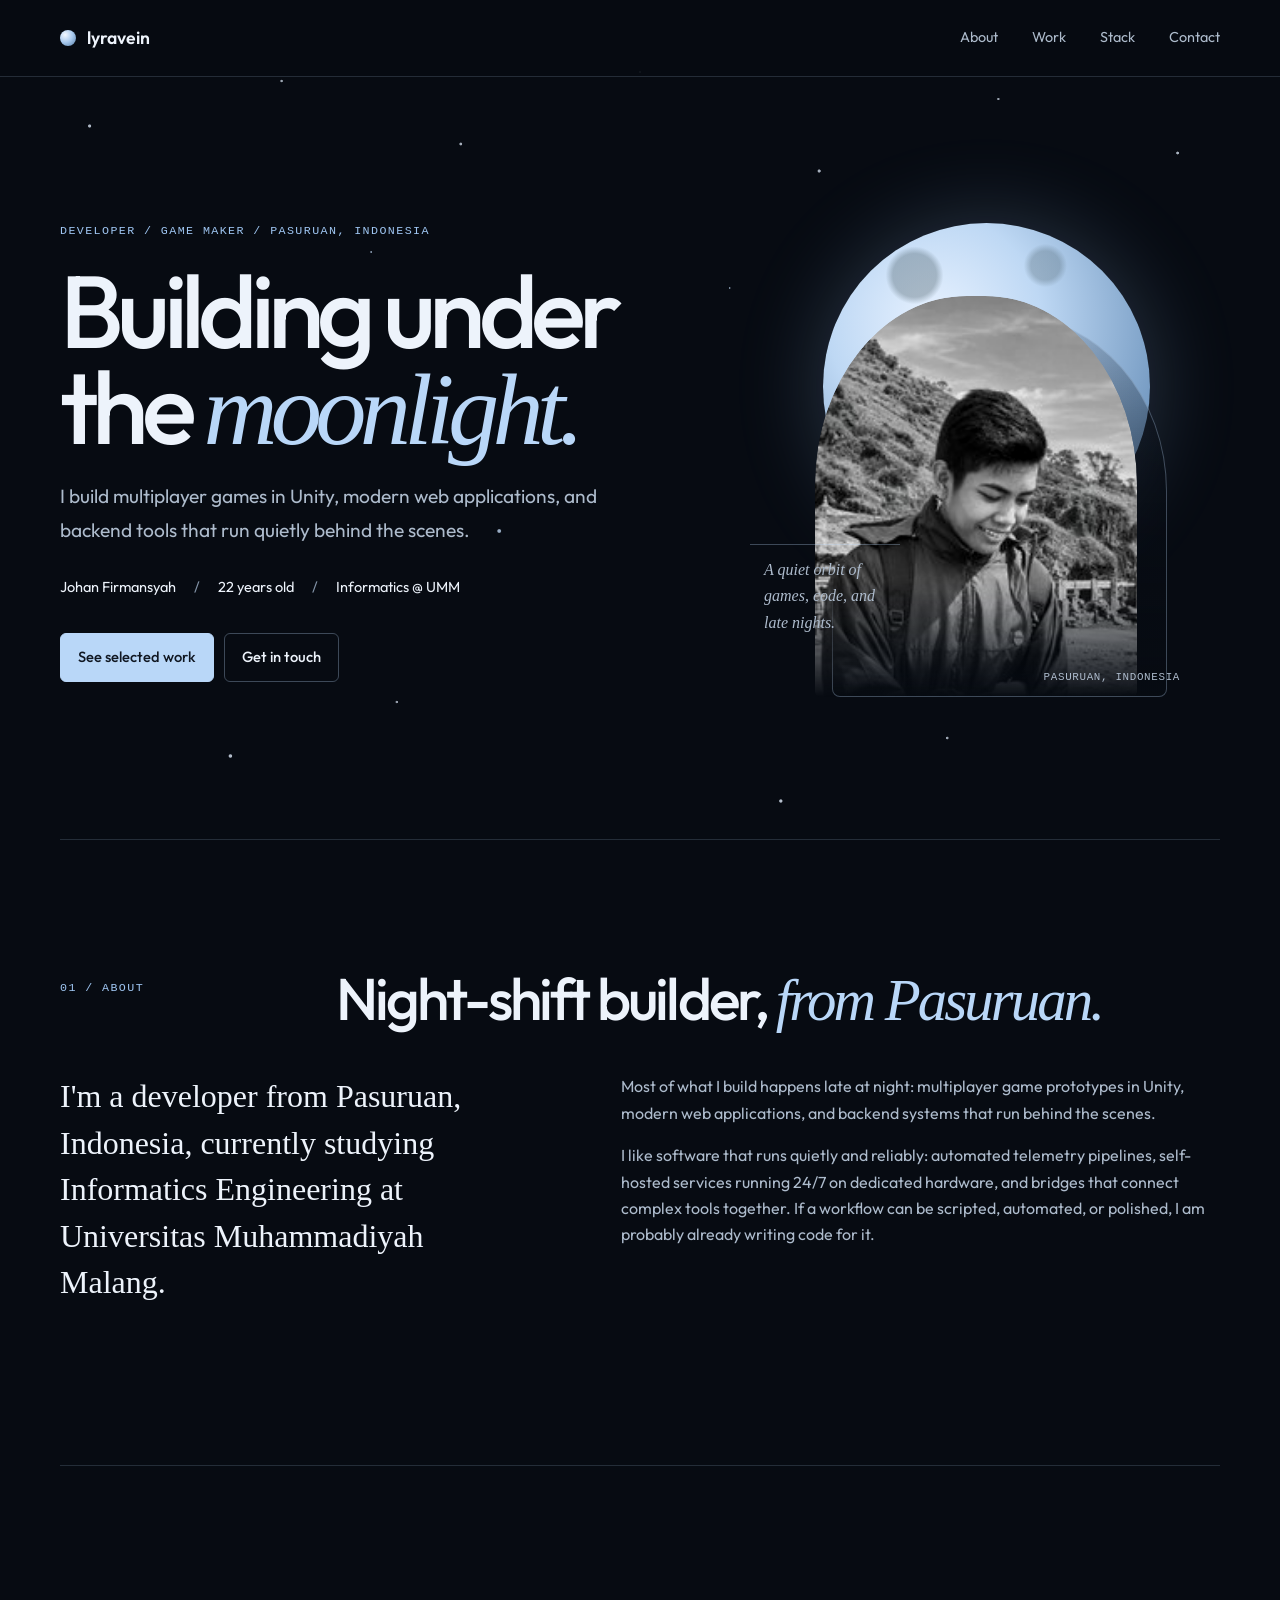
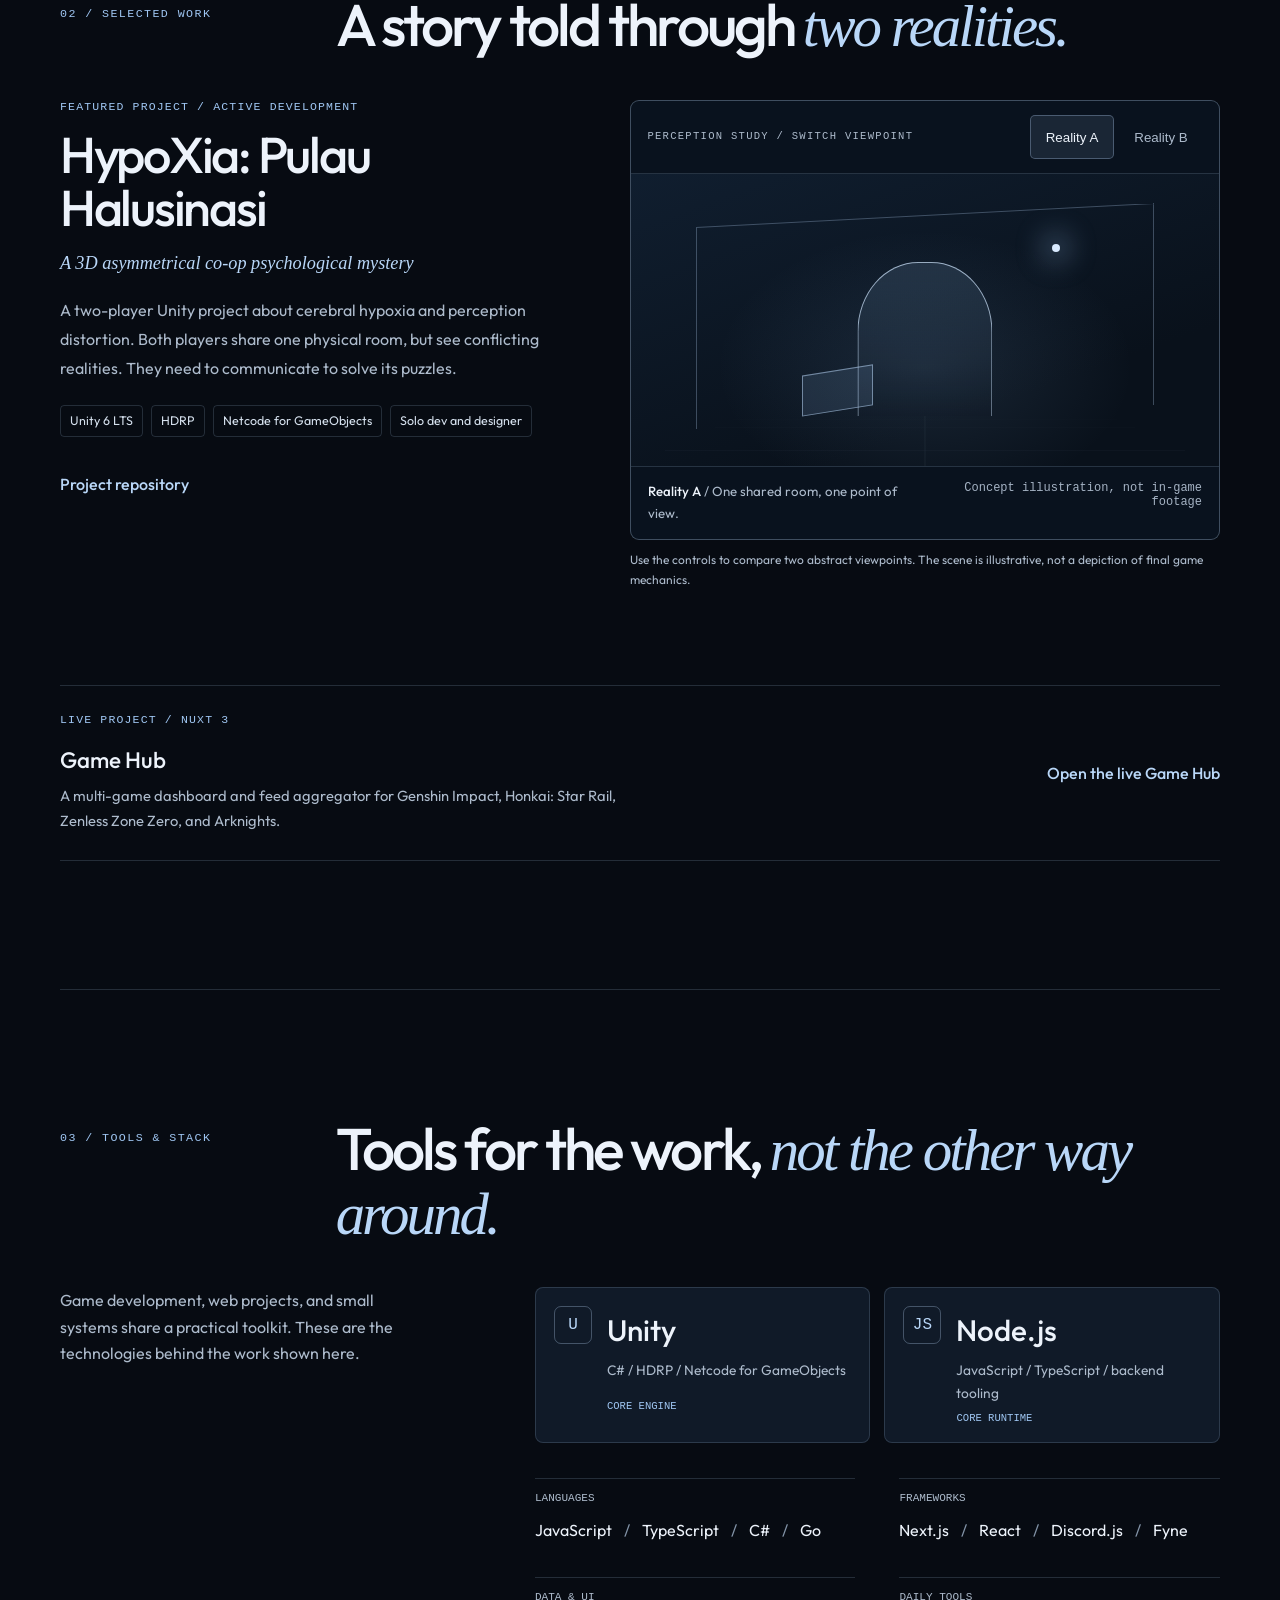
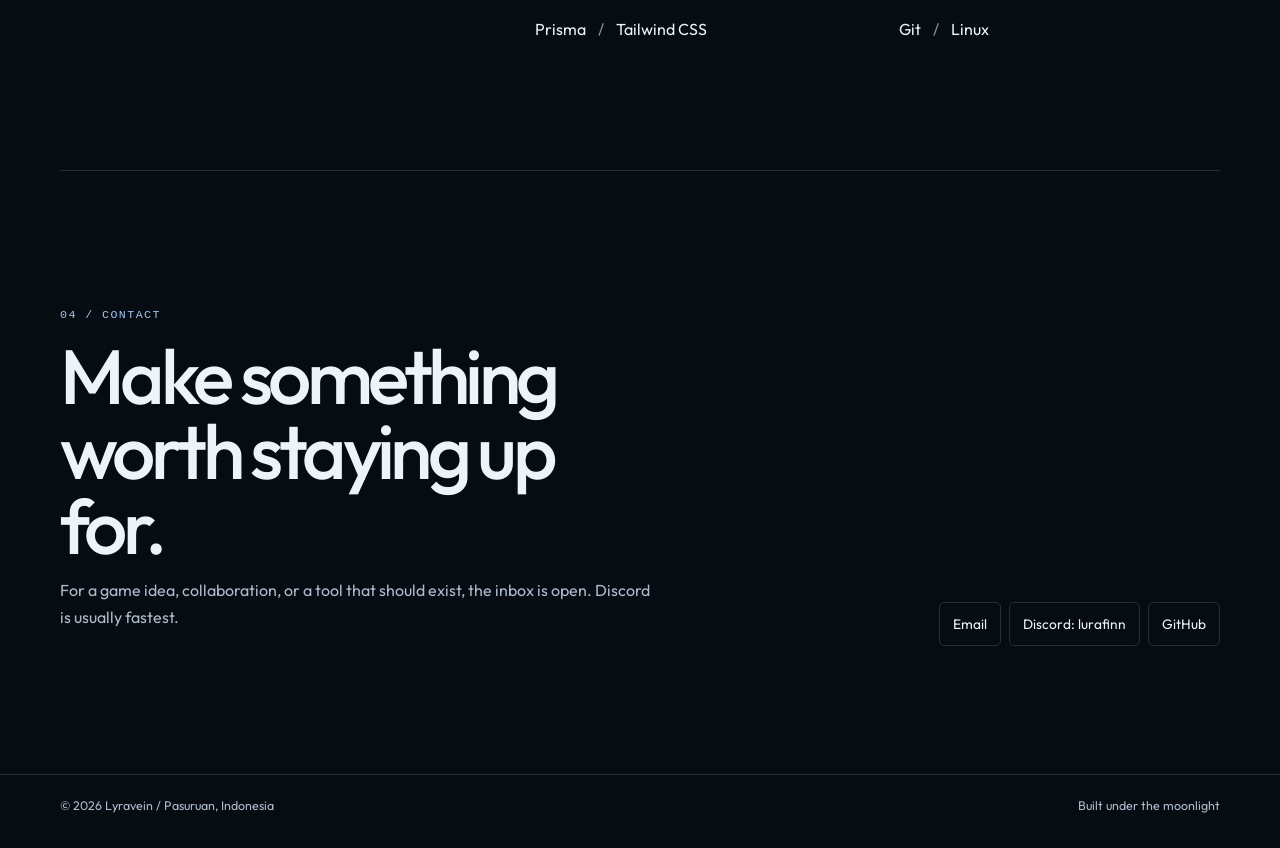
<file: index.html>
<!doctype html>
<html lang="en">
<head>
  <meta charset="UTF-8">
  <meta name="viewport" content="width=device-width, initial-scale=1.0">
  <link rel="canonical" href="https://lyravein.my.id/">
  <meta property="og:type" content="website">
  <meta property="og:url" content="https://lyravein.my.id/">
  <meta property="og:site_name" content="Lyravein">
  <meta property="og:locale" content="id_ID">
  <meta name="twitter:card" content="summary_large_image">
  <meta property="og:title" content="Lyravein | Building under the moonlight">
  <meta name="twitter:title" content="Lyravein | Building under the moonlight">
  <meta name="twitter:description" content="Johan Firmansyah builds multiplayer games, web applications, and backend tools under the moonlight.">
  <title>Lyravein | Building under the moonlight</title>
  <meta name="description" content="Johan Firmansyah builds multiplayer games, web applications, and backend tools under the moonlight.">
  <link rel="icon" href="data:image/svg+xml,<svg xmlns='http://www.w3.org/2000/svg' viewBox='0 0 24 24'><path fill='%2360a5fa' d='M21 12.79A9 9 0 1 1 11.21 3 7 7 0 0 0 21 12.79z'/></svg>" />
  <meta name="theme-color" content="#070b12">
  <link rel="preconnect" href="https://fonts.googleapis.com">
  <link rel="preconnect" href="https://fonts.gstatic.com" crossorigin>
  <link href="https://fonts.googleapis.com/css2?family=Outfit:wght@300;400;500;600;700&display=swap" rel="stylesheet">
  <style>
    /* Approved editorial celestial composition; restrained motion and glass. */
    :root { color-scheme: dark; --night:#070b12; --surface:#101a28; --ink:#edf3fb; --muted:#adbbcc; --blue:#9fc6f2; --blue-strong:#b9d7f8; --line:rgba(185,213,246,.17); --line-strong:rgba(185,213,246,.31); --serif:Georgia,'Times New Roman',serif; --mono:ui-monospace,'SFMono-Regular',Consolas,monospace; --page:min(1160px,calc(100% - 56px)); }
    *,*::before,*::after { box-sizing:border-box; }
    html { scroll-behavior:smooth; scroll-padding-top:90px; overflow-x:clip; }
    body { position:relative; isolation:isolate; margin:0; min-width:320px; overflow-x:clip; color:var(--ink); background:var(--night); font-family:'Outfit','Segoe UI',sans-serif; font-size:16px; line-height:1.65; -webkit-font-smoothing:antialiased; }
    .celestial-backdrop { position:fixed; z-index:0; inset:0; overflow:hidden; pointer-events:none; }
    .celestial-backdrop::before { content:''; position:absolute; inset:0; opacity:.95; background:radial-gradient(2px 2px at 7% 14%,#e4f0ffcc 55%,transparent),radial-gradient(1.4px 1.4px at 14% 37%,#c4dcf8bf 55%,transparent),radial-gradient(1.6px 1.6px at 22% 9%,#e4f0ffb8 55%,transparent),radial-gradient(1.2px 1.2px at 29% 28%,#c4dcf8a3 55%,transparent),radial-gradient(1.8px 1.8px at 36% 16%,#e4f0ffbf 55%,transparent),radial-gradient(1.2px 1.2px at 43% 44%,#c4dcf8a3 55%,transparent),radial-gradient(1.5px 1.5px at 50% 8%,#e4f0ffb8 55%,transparent),radial-gradient(1.2px 1.2px at 57% 32%,#c4dcf89e 55%,transparent),radial-gradient(2px 2px at 64% 19%,#e4f0ffc2 55%,transparent),radial-gradient(1.3px 1.3px at 71% 46%,#c4dcf8ad 55%,transparent),radial-gradient(1.5px 1.5px at 78% 11%,#e4f0ffb3 55%,transparent),radial-gradient(1.2px 1.2px at 85% 35%,#c4dcf8a6 55%,transparent),radial-gradient(1.8px 1.8px at 92% 17%,#e4f0ffc7 55%,transparent),radial-gradient(1.6px 1.6px at 31% 78%,#e4f0ffad 55%,transparent),radial-gradient(1.7px 1.7px at 74% 82%,#e4f0ffb8 55%,transparent),radial-gradient(2.2px 2.2px at 18% 84%,#e4f0ffd1 55%,transparent),radial-gradient(2.4px 2.4px at 39% 59%,#c4dcf8d1 55%,transparent),radial-gradient(2.1px 2.1px at 61% 89%,#e4f0ffd6 55%,transparent); }
    main,.site-header,.site-footer { position:relative; z-index:1; } img { display:block; max-width:100%; } a { color:inherit; text-decoration:none; }
    a:focus-visible,button:focus-visible { outline:2px solid var(--blue-strong); outline-offset:4px; border-radius:4px; } ::selection { color:var(--night); background:var(--blue-strong); }
    .skip-link { position:fixed; z-index:30; top:10px; left:10px; transform:translateY(-160%); padding:10px 14px; color:var(--night); background:var(--blue-strong); border-radius:5px; } .skip-link:focus { transform:translateY(0); }
    .wrap { width:var(--page); margin-inline:auto; }
    .site-header { border-bottom:1px solid var(--line); background:rgba(7,11,18,.94); }
    .nav-row { width:var(--page); min-height:76px; margin:auto; display:flex; align-items:center; justify-content:space-between; gap:24px; }
    .wordmark { display:inline-flex; align-items:center; gap:11px; font-size:1.1rem; font-weight:600; white-space:nowrap; } .wordmark-mark { width:16px; height:16px; border-radius:50%; background:radial-gradient(circle at 32% 30%,#f3f8ff,#a8c9ee 48%,#557da7); }
    .nav-links { display:flex; gap:clamp(12px,3vw,34px); } .nav-links a { min-height:44px; display:inline-flex; align-items:center; color:var(--muted); font-size:.9rem; } .nav-links a:hover { color:var(--ink); }
    .hero { min-height:min(760px,calc(100svh - 76px)); padding-block:clamp(64px,9vw,116px) clamp(70px,10vw,126px); display:grid; grid-template-columns:minmax(0,1.1fr) minmax(290px,.9fr); gap:clamp(44px,8vw,104px); align-items:center; }
    .hero-copy { max-width:660px; position:relative; z-index:1; } .eyebrow,.section-index,.mono-label { color:var(--blue); font-family:var(--mono); font-size:.73rem; letter-spacing:.12em; line-height:1.5; text-transform:uppercase; }
    .eyebrow { margin:0 0 22px; } h1,h2,h3,p { margin-top:0; } h1 { max-width:10ch; margin-bottom:22px; font-size:clamp(3.3rem,8vw,6.5rem); font-weight:500; letter-spacing:-.065em; line-height:.94; } h1 span { color:var(--blue-strong); font-family:var(--serif); font-weight:400; font-style:italic; }
    .hero-intro { max-width:48ch; margin-bottom:28px; color:var(--muted); font-size:clamp(1.05rem,1.5vw,1.2rem); line-height:1.75; } .hero-byline { display:flex; flex-wrap:wrap; gap:9px 18px; margin-bottom:34px; font-size:.91rem; } .hero-byline span+span::before { content:'/'; color:#8394a8; margin-right:18px; }
    .actions { display:flex; flex-wrap:wrap; gap:10px; } .button { min-height:46px; padding:11px 17px; display:inline-flex; align-items:center; justify-content:center; border:1px solid var(--line-strong); border-radius:6px; font-size:.92rem; font-weight:500; transition:background .2s,border-color .2s,transform .2s; } .button:hover { transform:translateY(-2px); border-color:var(--blue); background:#9fc6f212; } .button-primary { border-color:var(--blue-strong); background:var(--blue-strong); color:#101722; }
    .portrait-wrap { position:relative; width:min(100%,430px); justify-self:end; aspect-ratio:.88; isolation:isolate; } .portrait-wrap::before { content:''; position:absolute; z-index:-2; width:76%; aspect-ratio:1; top:3%; right:7%; border-radius:50%; background:radial-gradient(circle at 28% 16%,#3b4f5755 0 6%,transparent 8%),radial-gradient(circle at 68% 13%,#3b4f5748 0 4%,transparent 6%),radial-gradient(circle at 34% 30%,#e8f2ff 0%,#bed8f4 34%,#789dc4 72%,#426181); box-shadow:0 0 88px #9fc6f23d; }
    .portrait-wrap::after { content:''; position:absolute; z-index:-1; inset:22% 3% 0 19%; border:1px solid var(--line-strong); border-radius:46% 46% 8px 8px; background:linear-gradient(180deg,#101a281f,#070b12e6); }
    .portrait { position:absolute; right:10%; bottom:0; width:75%; height:82%; object-fit:cover; object-position:center 25%; border-radius:47% 47% 5px 5px; filter:saturate(.75) contrast(1.04); mask-image:linear-gradient(to bottom,#000 70%,transparent); }
    .portrait-caption { position:absolute; right:0; bottom:2%; color:var(--muted); font-family:var(--mono); font-size:.68rem; letter-spacing:.06em; text-transform:uppercase; } .hero-note { position:absolute; left:0; bottom:10%; max-width:150px; padding:12px 14px; border-top:1px solid var(--line-strong); color:var(--muted); font-family:var(--serif); font-style:italic; }
    .section { padding-block:clamp(76px,10vw,132px); border-top:1px solid var(--line); } .section-heading { display:grid; grid-template-columns:minmax(130px,.28fr) minmax(0,1fr); gap:28px; margin-bottom:42px; } .section-index { padding-top:12px; } .section-title { max-width:22ch; margin:0; font-size:clamp(2rem,4.6vw,3.75rem); font-weight:500; letter-spacing:-.05em; line-height:1.03; } .section-title em { color:var(--blue-strong); font-family:var(--serif); font-weight:400; }
    .work-lead { display:grid; grid-template-columns:minmax(0,.9fr) minmax(300px,1.1fr); gap:clamp(36px,7vw,88px); align-items:start; } .project-status { margin-bottom:16px; color:var(--blue); font: .72rem var(--mono); letter-spacing:.1em; text-transform:uppercase; } .project-title { max-width:12ch; margin-bottom:13px; font-size:clamp(2rem,4vw,3.15rem); font-weight:500; letter-spacing:-.045em; line-height:1.05; } .project-subtitle { color:var(--blue-strong); font-family:var(--serif); font-size:1.14rem; font-style:italic; } .project-description { max-width:55ch; color:var(--muted); line-height:1.8; } .project-facts { display:flex; flex-wrap:wrap; gap:8px; margin:22px 0 25px; } .fact { padding:5px 9px; border:1px solid var(--line); border-radius:4px; color:#d5e0ed; font-size:.78rem; } .text-link { min-height:44px; display:inline-flex; align-items:center; color:var(--blue-strong); font-weight:500; } .text-link:hover { text-decoration:underline; text-underline-offset:4px; }
    .scene-panel { overflow:hidden; border:1px solid var(--line-strong); border-radius:9px; background:rgba(11,20,32,.88); backdrop-filter:blur(7px); } .scene-toolbar { padding:14px 16px; display:flex; align-items:center; justify-content:space-between; gap:16px; border-bottom:1px solid var(--line); } .scene-toolbar .mono-label { color:var(--muted); font-size:.66rem; } .reality-switch { display:inline-flex; gap:5px; } .reality-button { min-width:84px; min-height:44px; padding:8px 11px; border:1px solid transparent; border-radius:5px; background:transparent; color:var(--muted); cursor:pointer; } .reality-button[aria-pressed="true"] { border-color:var(--line-strong); background:#9fc6f21c; color:var(--ink); }
    .scene-stage { --light:rgba(130,175,221,.13); position:relative; min-height:292px; overflow:hidden; display:grid; place-items:center; background:radial-gradient(ellipse at 50% 66%,var(--light),transparent 50%),linear-gradient(160deg,#101e2f,#09111b 72%); transition:background .35s; } .scene-stage[data-state="b"] { --light:rgba(190,207,224,.08); background:radial-gradient(ellipse at 62% 64%,var(--light),transparent 51%),linear-gradient(160deg,#17212c,#09111b 72%); }
    .scene-grid { position:absolute; inset:auto 0 0; height:45%; opacity:.32; background:repeating-linear-gradient(0deg,transparent 0 29px,#b9d5f624 30px),linear-gradient(90deg,transparent 49.8%,#b9d5f626 50%,transparent 50.2%); transform:perspective(180px) rotateX(53deg); transform-origin:bottom; } .room-outline { position:absolute; inset:14% 11% 17%; border:1px solid #b9d5f64a; border-bottom:0; transform:skewY(-3deg); transition:transform .45s; } .scene-stage[data-state="b"] .room-outline { transform:skewY(3deg) translateX(-4px); }
    .door-shape { position:absolute; z-index:1; left:50%; bottom:17%; width:23%; height:53%; transform:translateX(-50%); border:1px solid #cce2faba; border-bottom:0; border-radius:45% 45% 0 0; background:linear-gradient(#92bae326,#080f170a); transition:all .45s; } .scene-stage[data-state="b"] .door-shape { height:49%; border-radius:8px 8px 0 0; }
    .scene-object { position:absolute; z-index:2; left:29%; bottom:19%; width:12%; height:14%; border:1px solid #b9d5f687; background:#9fc6f21f; transform:skewY(-9deg); transition:all .45s; } .scene-stage[data-state="b"] .scene-object { left:35%; transform:skewY(8deg) translateY(-7px); } .scene-light { position:absolute; z-index:2; top:24%; right:27%; width:8px; aspect-ratio:1; border-radius:50%; background:#d9eaff; box-shadow:0 0 28px 9px #9fc6f259; transition:all .45s; } .scene-stage[data-state="b"] .scene-light { top:34%; right:31%; }
    .scene-caption { min-height:68px; padding:14px 17px; display:flex; justify-content:space-between; gap:18px; border-top:1px solid var(--line); color:var(--muted); font-size:.83rem; } .scene-caption strong { color:var(--ink); font-weight:500; } .scene-disclaimer { color:#a5b3c4; font: .75rem var(--mono); text-align:right; } .scene-footnote { margin:10px 0 0; color:#adbbcc; font-size:.75rem; }
    .secondary-project { margin-top:clamp(52px,8vw,96px); padding-block:27px; display:grid; grid-template-columns:1fr auto; gap:20px; align-items:center; border-block:1px solid var(--line); } .secondary-project h3 { margin-bottom:5px; font-size:1.4rem; font-weight:500; } .secondary-project p:last-child { max-width:58ch; margin:0; color:var(--muted); font-size:.92rem; }
    .about-layout { display:grid; grid-template-columns:minmax(0,.88fr) minmax(0,1.12fr); gap:clamp(32px,7vw,90px); } .about-lead { max-width:34ch; color:var(--ink); font:clamp(1.45rem,2.7vw,2rem)/1.45 var(--serif); } .about-body { max-width:62ch; color:var(--muted); } .about-body p+p { margin-top:16px; }
    .stack-layout { display:grid; grid-template-columns:minmax(230px,.72fr) minmax(0,1.28fr); gap:clamp(36px,7vw,90px); } .stack-intro { max-width:32ch; color:var(--muted); } .core-stack { display:grid; grid-template-columns:repeat(2,minmax(0,1fr)); gap:14px; } .core-item { min-width:0; padding:18px; display:grid; grid-template-columns:40px minmax(0,1fr); gap:7px 13px; border:1px solid var(--line); border-radius:8px; background:var(--surface); } .core-mark { grid-row:1/3; width:38px; height:38px; display:grid; place-items:center; border:1px solid var(--line-strong); border-radius:7px; color:var(--blue-strong); font-family:var(--mono); } .core-copy { min-width:0; } .core-item h3 { margin:0; font-size:clamp(1.3rem,2.7vw,1.85rem); font-weight:500; } .core-item p { margin:4px 0 0; color:var(--muted); font-size:.86rem; } .core-tag { grid-column:2; color:var(--blue); font: .66rem var(--mono); text-transform:uppercase; } .tool-groups { margin-top:35px; display:grid; grid-template-columns:1fr 1fr; gap:34px 44px; } .tool-group { padding-top:13px; border-top:1px solid var(--line); } .tool-group h3 { margin-bottom:13px; color:var(--muted); font: .69rem var(--mono); text-transform:uppercase; } .tool-list { display:flex; flex-wrap:wrap; gap:7px 12px; } .tool-list span+span::before { content:'/'; margin-right:12px; color:#8394a8; }
    .contact-section { padding-block:clamp(78px,10vw,128px); border-top:1px solid var(--line); display:grid; grid-template-columns:1fr auto; gap:32px; align-items:end; } .contact-section h2 { max-width:12ch; margin:12px 0 14px; font-size:clamp(2.5rem,6vw,5rem); font-weight:500; letter-spacing:-.06em; line-height:.98; } .contact-section p { max-width:54ch; color:var(--muted); } .contact-links { display:flex; flex-wrap:wrap; justify-content:flex-end; gap:8px; } .contact-links a { min-height:44px; padding:10px 13px; display:inline-flex; align-items:center; border:1px solid var(--line); border-radius:5px; font-size:.86rem; }
    .site-footer { padding:21px 0 28px; border-top:1px solid var(--line); color:#adbbcc; font-size:.78rem; } .footer-row { display:flex; justify-content:space-between; gap:20px; }
    @media(max-width:900px) { :root { --page:min(100% - 44px,760px); } .hero { min-height:auto; grid-template-columns:minmax(0,1.08fr) minmax(230px,.92fr); gap:32px; } .work-lead,.stack-layout { grid-template-columns:1fr; gap:28px; } .contact-section { grid-template-columns:1fr; } .contact-links { justify-content:flex-start; } }
    @media(max-width:620px) { :root { --page:calc(100% - 36px); } html { scroll-padding-top:20px; } .nav-row { min-height:66px; gap:12px; } .wordmark { font-size:1rem; gap:8px; } .nav-links { gap:clamp(8px,2.5vw,14px); } .nav-links a { font-size:.78rem; } .hero { padding-block:65px 76px; grid-template-columns:1fr; gap:22px; } h1 { font-size:clamp(3.25rem,16vw,5rem); } .hero-intro { font-size:1rem; } .hero-byline { gap:5px 13px; margin-bottom:26px; font-size:.83rem; } .hero-byline span+span::before { margin-right:13px; } .portrait-wrap { width:min(78%,350px); justify-self:center; margin-top:4px; } .hero-note { left:-13%; bottom:9%; max-width:112px; font-size:.82rem; } .portrait-caption { right:-4%; font-size:.58rem; } .section { padding-block:68px; } .section-heading { grid-template-columns:1fr; gap:8px; margin-bottom:30px; } .section-index { padding-top:0; } .section-title { font-size:clamp(2.05rem,10vw,3rem); } .scene-toolbar { align-items:flex-start; flex-direction:column; gap:8px; } .reality-switch { width:100%; } .reality-button { flex:1; } .scene-stage { min-height:240px; } .scene-caption { flex-direction:column; gap:4px; } .scene-disclaimer { text-align:left; } .secondary-project,.about-layout,.core-stack,.contact-section { grid-template-columns:1fr; } .tool-groups { grid-template-columns:1fr; gap:25px; } .secondary-project .text-link { justify-self:start; } .contact-section h2 { font-size:clamp(2.7rem,13vw,4.2rem); } .contact-links { gap:7px; } .footer-row { flex-direction:column; gap:4px; } }
    @media(prefers-reduced-motion:reduce) { *,*::before,*::after { scroll-behavior:auto!important; transition-duration:.01ms!important; animation-duration:.01ms!important; animation-iteration-count:1!important; } }
  </style>
</head>
<body>
  <div class="celestial-backdrop" aria-hidden="true"></div>
  <a class="skip-link" href="#main">Skip to content</a>
  <header class="site-header"><div class="nav-row">
    <a class="wordmark" href="#top" aria-label="Lyravein, back to top"><span class="wordmark-mark" aria-hidden="true"></span>lyravein</a>
    <nav class="nav-links" aria-label="Main navigation"><a href="#about">About</a><a href="#work">Work</a><a href="#stack">Stack</a><a href="#contact">Contact</a></nav>
  </div></header>
  <main id="main" class="wrap">
    <section class="hero" id="top" aria-labelledby="hero-title">
      <div class="hero-copy"><p class="eyebrow">Developer / Game maker / Pasuruan, Indonesia</p><h1 id="hero-title">Building under the <span>moonlight.</span></h1>
        <p class="hero-intro">I build multiplayer games in Unity, modern web applications, and backend tools that run quietly behind the scenes.</p>
        <div class="hero-byline" aria-label="About Johan"><span>Johan Firmansyah</span><span><span id="age">22</span> years old</span><span>Informatics @ UMM</span></div>
        <div class="actions"><a class="button button-primary" href="#work">See selected work</a><a class="button" href="mailto:johanviv444@gmail.com">Get in touch</a></div>
      </div>
      <figure class="portrait-wrap"><img class="portrait" src="portrait.jpg" alt="Portrait of Johan Firmansyah" width="430" height="490"><figcaption class="portrait-caption">Pasuruan, Indonesia</figcaption><span class="hero-note" aria-hidden="true">A quiet orbit of games, code, and late nights.</span></figure>
    </section>
    <section class="section" id="about" aria-labelledby="about-heading"><div class="section-heading"><span class="section-index">01 / About</span><h2 class="section-title" id="about-heading">Night-shift builder, <em>from Pasuruan.</em></h2></div>
      <div class="about-layout"><p class="about-lead">I'm a developer from Pasuruan, Indonesia, currently studying Informatics Engineering at Universitas Muhammadiyah Malang.</p><div class="about-body"><p>Most of what I build happens late at night: multiplayer game prototypes in Unity, modern web applications, and backend systems that run behind the scenes.</p><p>I like software that runs quietly and reliably: automated telemetry pipelines, self-hosted services running 24/7 on dedicated hardware, and bridges that connect complex tools together. If a workflow can be scripted, automated, or polished, I am probably already writing code for it.</p></div></div>
    </section>
    <section class="section" id="work" aria-labelledby="work-heading"><div class="section-heading"><span class="section-index">02 / Selected work</span><h2 class="section-title" id="work-heading">A story told through <em>two realities.</em></h2></div>
      <div class="work-lead"><div class="project-copy"><p class="project-status">Featured project / Active development</p><h3 class="project-title">HypoXia: Pulau Halusinasi</h3><p class="project-subtitle">A 3D asymmetrical co-op psychological mystery</p><p class="project-description">A two-player Unity project about cerebral hypoxia and perception distortion. Both players share one physical room, but see conflicting realities. They need to communicate to solve its puzzles.</p><div class="project-facts" aria-label="Project details"><span class="fact">Unity 6 LTS</span><span class="fact">HDRP</span><span class="fact">Netcode for GameObjects</span><span class="fact">Solo dev and designer</span></div><a class="text-link" href="https://github.com/Lyravein/Hypoxia" target="_blank" rel="noopener noreferrer">Project repository</a></div>
        <div><div class="scene-panel"><div class="scene-toolbar"><span class="mono-label">Perception study / switch viewpoint</span><div class="reality-switch" role="group" aria-label="Choose a simulated viewpoint"><button class="reality-button" type="button" data-reality="a" aria-pressed="true">Reality A</button><button class="reality-button" type="button" data-reality="b" aria-pressed="false">Reality B</button></div></div>
          <div class="scene-stage" id="scene-stage" data-state="a" role="img" aria-label="Abstract room illustration, Reality A"><span class="scene-grid" aria-hidden="true"></span><span class="room-outline" aria-hidden="true"></span><span class="door-shape" aria-hidden="true"></span><span class="scene-object" aria-hidden="true"></span><span class="scene-light" aria-hidden="true"></span></div><div class="scene-caption"><span id="scene-description" aria-live="polite"><strong>Reality A</strong> / One shared room, one point of view.</span><span class="scene-disclaimer">Concept illustration, not in-game footage</span></div></div><p class="scene-footnote">Use the controls to compare two abstract viewpoints. The scene is illustrative, not a depiction of final game mechanics.</p></div>
      </div>
      <div class="secondary-project"><div><p class="project-status">Live project / Nuxt 3</p><h3>Game Hub</h3><p>A multi-game dashboard and feed aggregator for Genshin Impact, Honkai: Star Rail, Zenless Zone Zero, and Arknights.</p></div><a class="text-link" href="https://lyravein.my.id/game-hub/" target="_blank" rel="noopener noreferrer">Open the live Game Hub</a></div>
    </section>
    <section class="section" id="stack" aria-labelledby="stack-heading"><div class="section-heading"><span class="section-index">03 / Tools &amp; Stack</span><h2 class="section-title" id="stack-heading">Tools for the work, <em>not the other way around.</em></h2></div>
      <div class="stack-layout"><p class="stack-intro">Game development, web projects, and small systems share a practical toolkit. These are the technologies behind the work shown here.</p><div><div class="core-stack" aria-label="Core technologies"><article class="core-item"><span class="core-mark" aria-hidden="true">U</span><div class="core-copy"><h3>Unity</h3><p>C# / HDRP / Netcode for GameObjects</p></div><span class="core-tag">Core engine</span></article><article class="core-item"><span class="core-mark" aria-hidden="true">JS</span><div class="core-copy"><h3>Node.js</h3><p>JavaScript / TypeScript / backend tooling</p></div><span class="core-tag">Core runtime</span></article></div>
        <div class="tool-groups"><div class="tool-group"><h3>Languages</h3><div class="tool-list"><span>JavaScript</span><span>TypeScript</span><span>C#</span><span>Go</span></div></div><div class="tool-group"><h3>Frameworks</h3><div class="tool-list"><span>Next.js</span><span>React</span><span>Discord.js</span><span>Fyne</span></div></div><div class="tool-group"><h3>Data &amp; UI</h3><div class="tool-list"><span>Prisma</span><span>Tailwind CSS</span></div></div><div class="tool-group"><h3>Daily tools</h3><div class="tool-list"><span>Git</span><span>Linux</span></div></div></div></div></div>
    </section>
    <section class="contact-section" id="contact" aria-labelledby="contact-heading"><div><span class="section-index">04 / Contact</span><h2 id="contact-heading">Make something worth staying up for.</h2><p>For a game idea, collaboration, or a tool that should exist, the inbox is open. Discord is usually fastest.</p></div><div class="contact-links" aria-label="Contact links"><a href="mailto:johanviv444@gmail.com">Email</a><a href="https://discord.com/users/543678254318485515" target="_blank" rel="noopener noreferrer">Discord: lurafinn</a><a href="https://github.com/Lyravein" target="_blank" rel="noopener noreferrer">GitHub</a></div></section>
  </main>
  <footer class="site-footer"><div class="wrap footer-row"><span>© <span id="year">2026</span> Lyravein / Pasuruan, Indonesia</span><span>Built under the moonlight</span></div></footer>
  <script>
    (() => {
      const now = new Date();
      const born = new Date(2004, 5, 2);
      let age = now.getFullYear() - born.getFullYear();
      if (now.getMonth() < born.getMonth() || (now.getMonth() === born.getMonth() && now.getDate() < born.getDate())) age--;
      document.getElementById('age').textContent = age;
      document.getElementById('year').textContent = now.getFullYear();
      const stage = document.getElementById('scene-stage');
      const description = document.getElementById('scene-description');
      const buttons = [...document.querySelectorAll('[data-reality]')];
      const captions = { a: '<strong>Reality A</strong> / One shared room, one point of view.', b: '<strong>Reality B</strong> / The same space, perceived differently.' };
      buttons.forEach((button) => button.addEventListener('click', () => {
        const reality = button.dataset.reality;
        stage.dataset.state = reality;
        stage.setAttribute('aria-label', `Abstract room illustration, Reality ${reality.toUpperCase()}`);
        description.innerHTML = captions[reality];
        buttons.forEach((item) => item.setAttribute('aria-pressed', String(item === button)));
      }));
    })();
  </script>
</body>
</html>
</file>
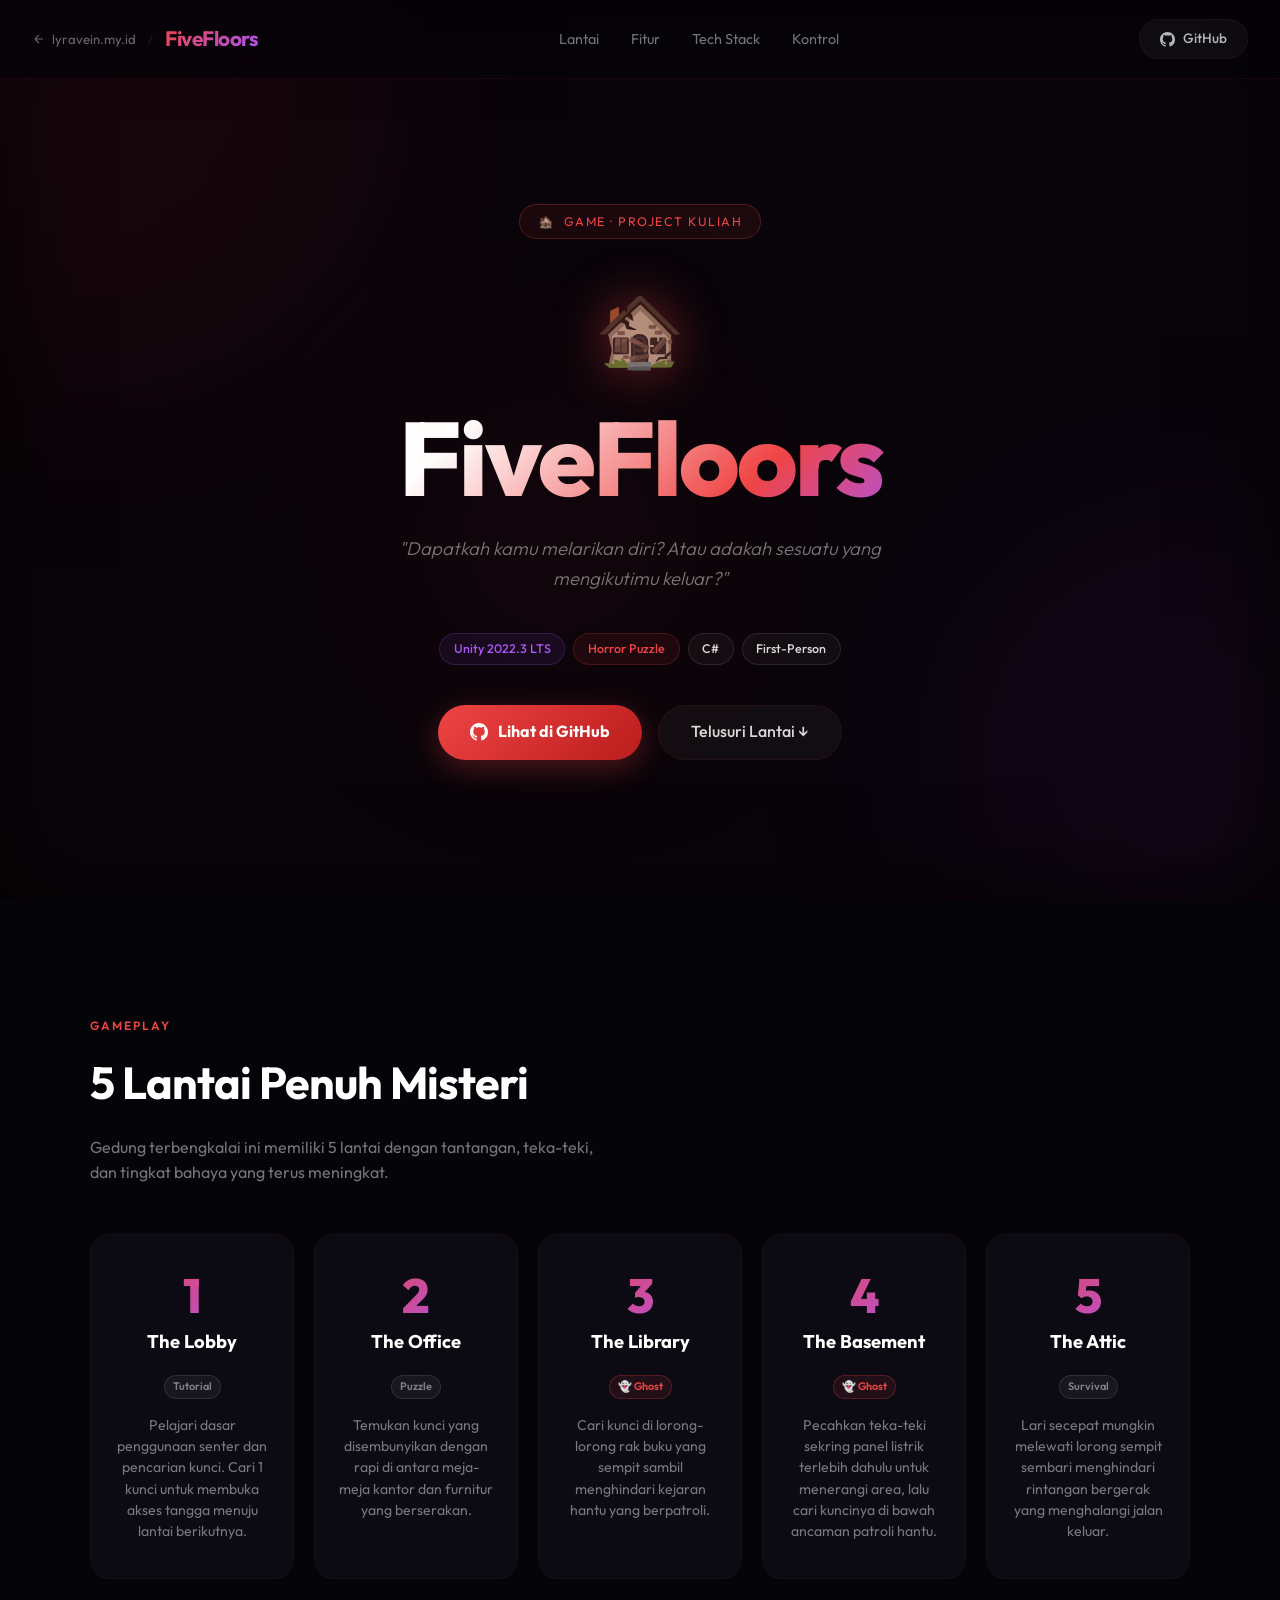
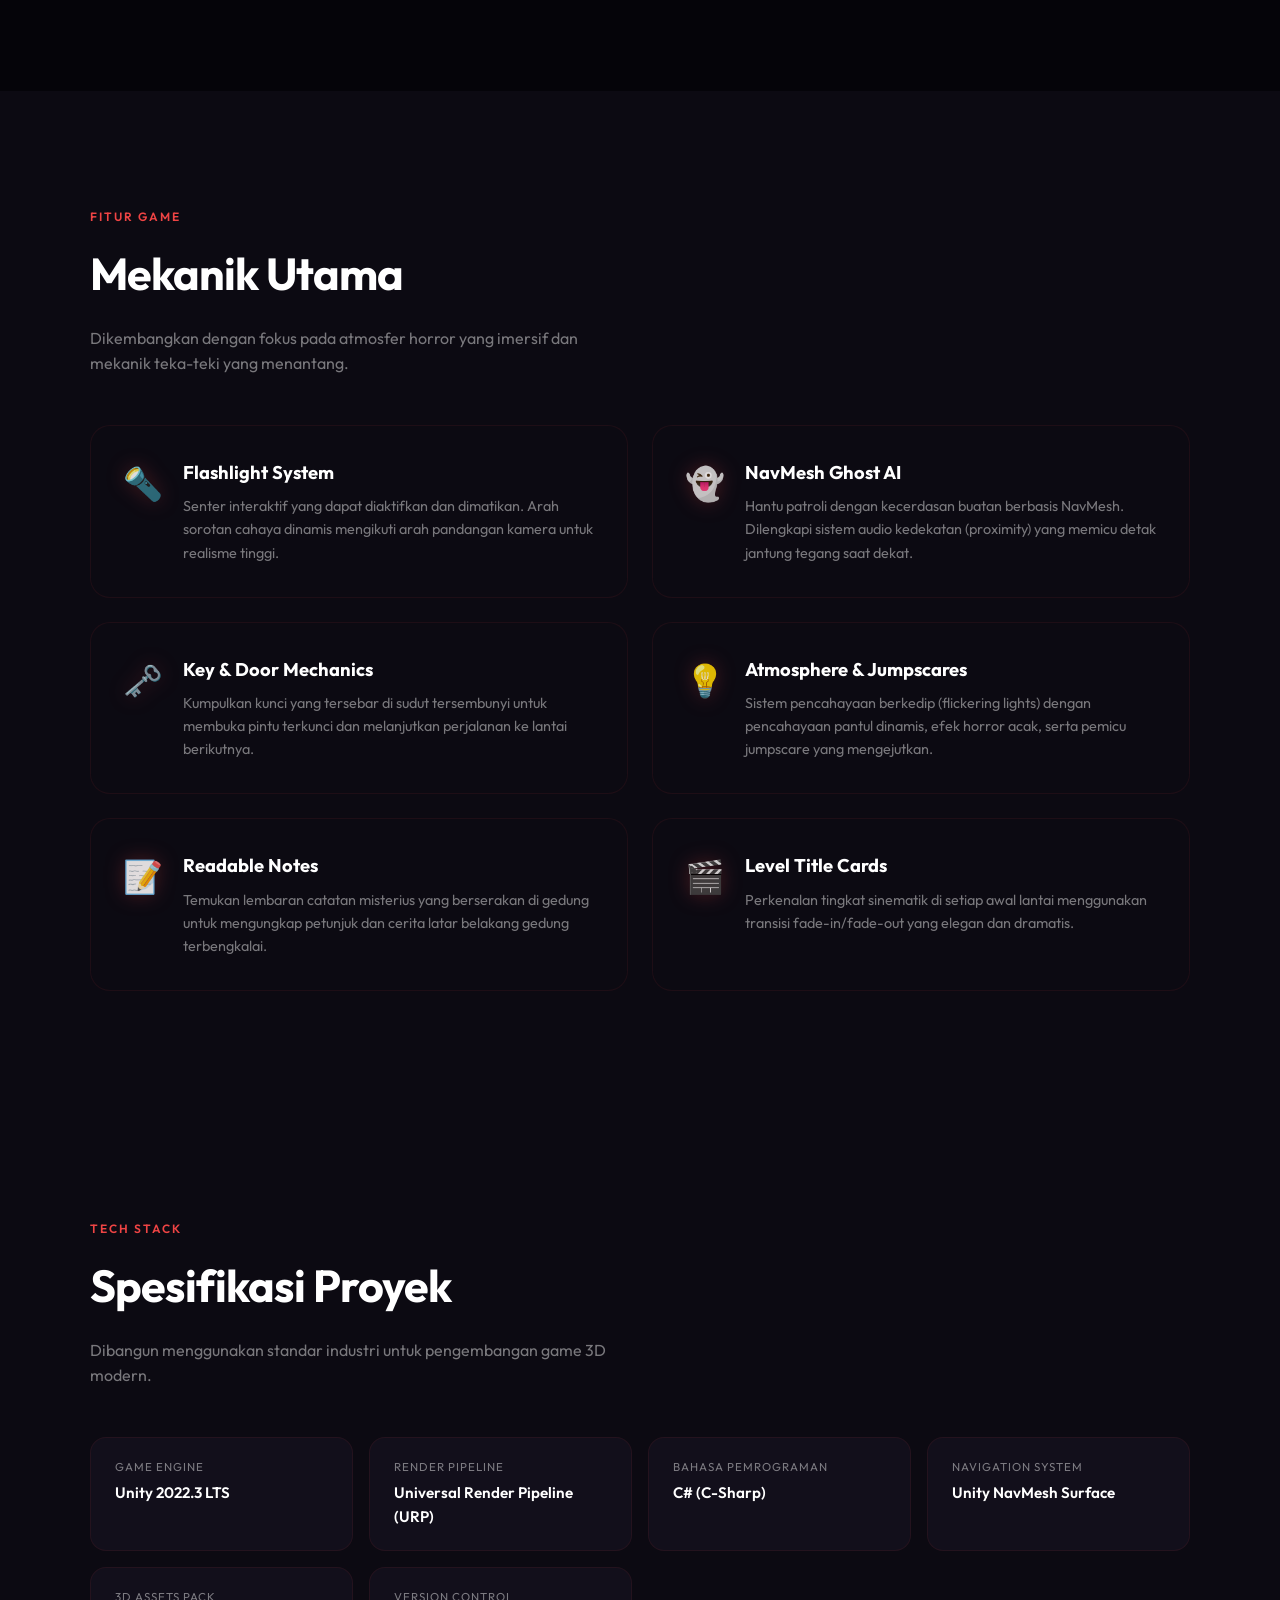
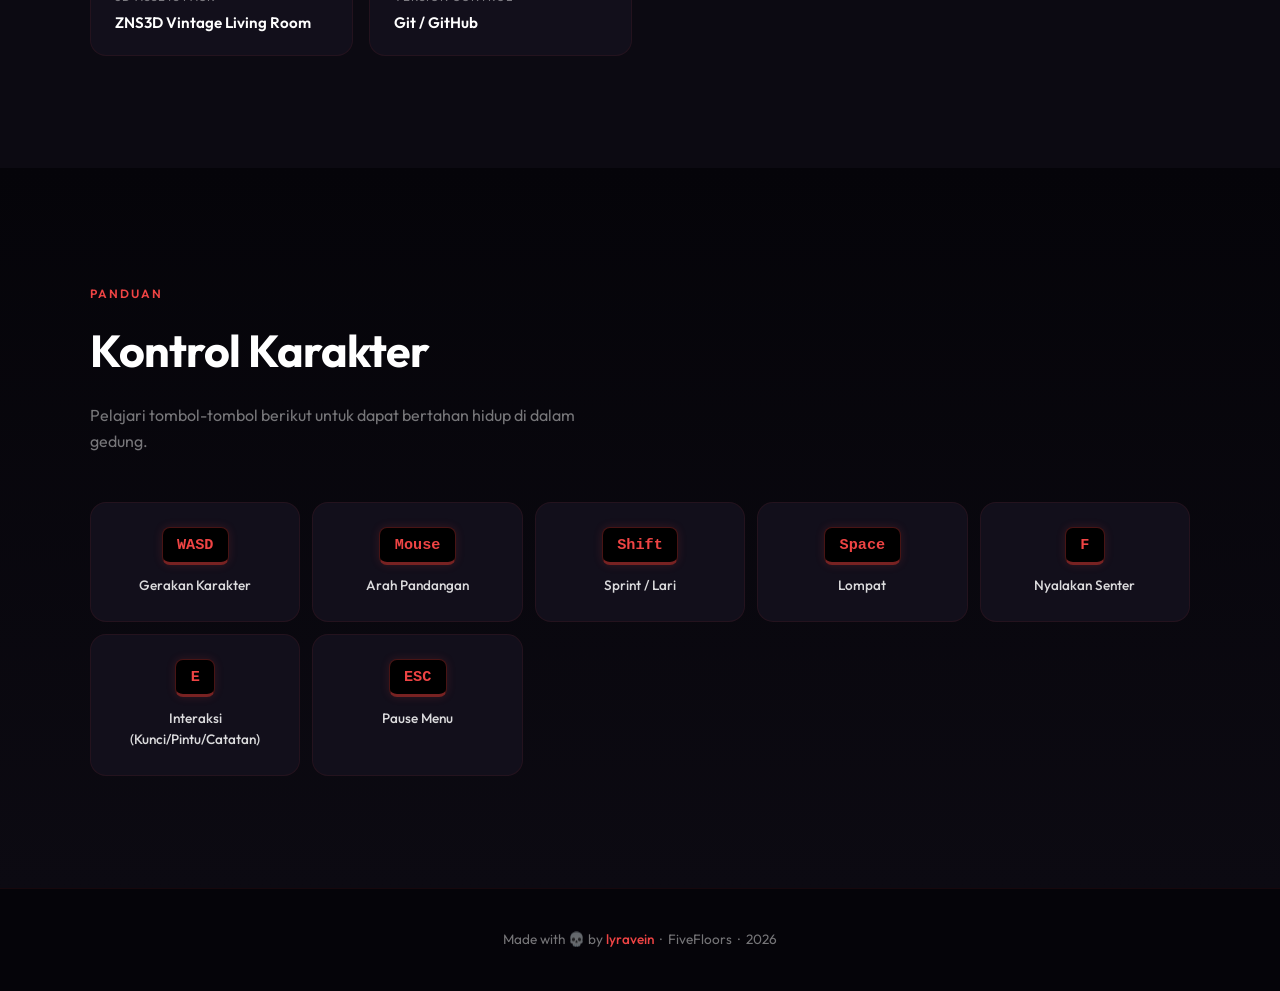
<file: FiveFloors/index.html>
<!DOCTYPE html>
<html lang="id">
<head>
    <meta charset="UTF-8">
    <meta name="viewport" content="width=device-width, initial-scale=1.0">
    <title>FiveFloors · 3D Horror Puzzle Game</title>
    <meta name="description" content="FiveFloors · Game horror teka-teki FPS 3D. Telusuri 5 lantai gedung terbengkalai, pecahkan teka-teki, dan bertahan hidup. Dibangun dengan Unity 2022.3.">
    <meta property="og:title" content="FiveFloors · 3D Horror Puzzle Game">
    <meta property="og:description" content="Can you escape? Or will something follow you out? Game horror teka-teki 3D FPS di mana setiap lantai memiliki tantangannya sendiri.">
    <link rel="icon" href="data:image/svg+xml,<svg xmlns='http://www.w3.org/2000/svg' viewBox='0 0 24 24'><path fill='%23ef4444' d='M12 2l3.09 6.26L22 9.27l-5 4.87 1.18 6.88L12 17.77l-6.18 3.25L7 14.14 2 9.27l6.91-1.01L12 2z'/></svg>" />
    <link rel="preconnect" href="https://fonts.googleapis.com">
    <link href="https://fonts.googleapis.com/css2?family=Outfit:wght@300;400;500;600;700;800&display=swap" rel="stylesheet">
    <style>
        *, *::before, *::after { box-sizing: border-box; margin: 0; padding: 0; }

        :root {
            --accent:  #ef4444; /* Ominous crimson red */
            --accent2: #a855f7; /* Dark purple */
            --accent-glow: rgba(239, 68, 68, 0.15);
            --bg:      #050409; /* Deep void black */
            --bg2:     #0c0a12; /* Very dark purple-grey */
            --bg3:     #120f1b; /* Card background */
            --border:  rgba(239, 68, 68, 0.08);
            --border-hover: rgba(239, 68, 68, 0.25);
            --text:    rgba(255,255,255,0.85);
            --muted:   rgba(255,255,255,0.45);
        }

        html { scroll-behavior: smooth; }

        body {
            background: var(--bg);
            font-family: 'Outfit', sans-serif;
            color: var(--text);
            line-height: 1.6;
            overflow-x: hidden;
        }

        ::-webkit-scrollbar { width: 6px; }
        ::-webkit-scrollbar-track { background: var(--bg); }
        ::-webkit-scrollbar-thumb { background: rgba(239, 68, 68, 0.3); border-radius: 3px; }

        /* ── Background Effects ── */
        .bg-orbs {
            position: fixed;
            inset: 0;
            pointer-events: none;
            z-index: 0;
            overflow: hidden;
        }
        .orb {
            position: absolute;
            border-radius: 50%;
            filter: blur(120px);
            opacity: 0.08;
        }
        /* Spooky dynamic floating orbs */
        .orb-1 { width: 600px; height: 600px; background: #b91c1c; top: -200px; left: -200px; animation: orbFloat 16s ease-in-out infinite; }
        .orb-2 { width: 500px; height: 500px; background: #6b21a8; bottom: -100px; right: -150px; animation: orbFloat 12s ease-in-out infinite 3s; }
        .orb-3 { width: 350px; height: 350px; background: #991b1b; top: 40%; left: 30%; animation: orbFloat 18s ease-in-out infinite 1s; }

        @keyframes orbFloat {
            0%, 100% { transform: translate(0, 0) scale(1); }
            33%  { transform: translate(40px, -50px) scale(1.08); }
            66%  { transform: translate(-30px, 30px) scale(0.95); }
        }

        /* ── Flickering Overlay (Horror Vibe) ── */
        .vignette {
            position: fixed;
            inset: 0;
            box-shadow: inset 0 0 100px rgba(0,0,0,0.85);
            pointer-events: none;
            z-index: 2;
        }

        .flicker-overlay {
            position: fixed;
            inset: 0;
            background: rgba(239, 68, 68, 0.015);
            pointer-events: none;
            z-index: 3;
            animation: lightFlicker 8s infinite;
        }

        @keyframes lightFlicker {
            0%, 19.999%, 22%, 62.999%, 64%, 64.999%, 70%, 100% { opacity: 0.2; }
            20%, 21.999%, 63%, 63.999%, 65%, 69.999% { opacity: 0.8; }
        }

        /* ── Nav ── */
        nav {
            position: fixed;
            top: 0; left: 0; right: 0;
            z-index: 100;
            padding: 1.2rem 2rem;
            display: flex;
            align-items: center;
            justify-content: space-between;
            background: rgba(5,4,9,0.7);
            backdrop-filter: blur(20px);
            -webkit-backdrop-filter: blur(20px);
            border-bottom: 1px solid var(--border);
        }

        .nav-left {
            display: flex;
            align-items: center;
            gap: 0.75rem;
        }

        .nav-back {
            display: inline-flex;
            align-items: center;
            gap: 0.4rem;
            color: rgba(255,255,255,0.4);
            font-size: 0.82rem;
            text-decoration: none;
            transition: color 0.2s;
        }
        .nav-back:hover { color: rgba(255,255,255,0.85); }

        .nav-sep { color: rgba(255,255,255,0.1); font-size: 0.8rem; }

        .nav-logo {
            font-size: 1.3rem;
            font-weight: 700;
            background: linear-gradient(135deg, var(--accent), var(--accent2));
            -webkit-background-clip: text;
            -webkit-text-fill-color: transparent;
            background-clip: text;
            text-decoration: none;
            letter-spacing: -0.5px;
        }

        .nav-links {
            display: flex;
            align-items: center;
            gap: 2rem;
            list-style: none;
        }
        .nav-links a {
            color: var(--muted);
            text-decoration: none;
            font-size: 0.9rem;
            transition: color 0.2s;
        }
        .nav-links a:hover { color: var(--text); }

        .btn-github-nav {
            display: inline-flex;
            align-items: center;
            gap: 0.5rem;
            padding: 0.5rem 1.25rem;
            background: rgba(255,255,255,0.04);
            border: 1px solid var(--border);
            border-radius: 999px;
            color: rgba(255,255,255,0.7);
            font-size: 0.85rem;
            font-weight: 500;
            text-decoration: none;
            transition: all 0.2s;
        }
        .btn-github-nav:hover {
            background: rgba(239,68,68,0.06);
            border-color: rgba(239,68,68,0.3);
            color: var(--accent);
            box-shadow: 0 0 15px rgba(239,68,68,0.25);
        }

        /* ── Hero ── */
        .hero {
            min-height: 100vh;
            display: flex;
            align-items: center;
            justify-content: center;
            text-align: center;
            padding: 9rem 2rem 5rem;
            position: relative;
            z-index: 1;
        }

        .hero-inner { max-width: 820px; }

        .hero-badge {
            display: inline-flex;
            align-items: center;
            gap: 0.5rem;
            background: rgba(239,68,68,0.08);
            border: 1px solid rgba(239,68,68,0.25);
            border-radius: 999px;
            padding: 0.4rem 1.1rem;
            font-size: 0.78rem;
            color: var(--accent);
            letter-spacing: 1.5px;
            text-transform: uppercase;
            margin-bottom: 2rem;
            animation: fadeUp 0.6s ease both;
        }

        .hero-icon {
            font-size: 4.5rem;
            margin-bottom: 1.25rem;
            display: block;
            animation: fadeUp 0.6s ease 0.1s both;
            filter: drop-shadow(0 0 25px rgba(239,68,68,0.5));
            animation: hoverFloat 4s ease-in-out infinite;
        }

        @keyframes hoverFloat {
            0%, 100% { transform: translateY(0); }
            50% { transform: translateY(-10px); }
        }

        .hero-title {
            font-size: clamp(3.5rem, 12vw, 6.5rem);
            font-weight: 800;
            letter-spacing: -3px;
            line-height: 1;
            background: linear-gradient(135deg, #fff 20%, var(--accent) 70%, var(--accent2));
            -webkit-background-clip: text;
            -webkit-text-fill-color: transparent;
            background-clip: text;
            margin-bottom: 1.5rem;
            animation: fadeUp 0.6s ease 0.2s both;
        }

        .hero-sub {
            font-size: 1.15rem;
            color: var(--muted);
            font-weight: 300;
            max-width: 580px;
            margin: 0 auto 2.5rem;
            animation: fadeUp 0.6s ease 0.3s both;
            font-style: italic;
        }

        .hero-tags {
            display: flex;
            gap: 0.5rem;
            justify-content: center;
            flex-wrap: wrap;
            margin-bottom: 2.5rem;
            animation: fadeUp 0.6s ease 0.35s both;
        }

        .tag {
            padding: 0.3rem 0.85rem;
            border-radius: 999px;
            font-size: 0.78rem;
            font-weight: 500;
            border: 1px solid;
        }
        .tag-unity  { background: rgba(168,85,247,0.08); border-color: rgba(168,85,247,0.2); color: var(--accent2); }
        .tag-horror { background: rgba(239,68,68,0.08);  border-color: rgba(239,68,68,0.2);  color: var(--accent); }
        .tag-csharp { background: rgba(255,255,255,0.04); border-color: rgba(255,255,255,0.1); color: var(--text); }

        .hero-actions {
            display: flex;
            gap: 1rem;
            justify-content: center;
            flex-wrap: wrap;
            animation: fadeUp 0.6s ease 0.4s both;
        }

        .btn-primary {
            display: inline-flex;
            align-items: center;
            gap: 0.6rem;
            padding: 0.85rem 2rem;
            background: linear-gradient(135deg, var(--accent), #b91c1c);
            border: none;
            border-radius: 999px;
            color: #fff;
            font-size: 1rem;
            font-weight: 700;
            cursor: pointer;
            text-decoration: none;
            transition: all 0.3s ease;
            box-shadow: 0 8px 30px rgba(239,68,68,0.3);
        }
        .btn-primary:hover {
            transform: translateY(-3px);
            box-shadow: 0 14px 40px rgba(239,68,68,0.5);
            background: linear-gradient(135deg, #ff4d4d, #d11a1a);
        }

        .btn-secondary {
            display: inline-flex;
            align-items: center;
            gap: 0.5rem;
            padding: 0.85rem 2rem;
            background: rgba(255,255,255,0.04);
            border: 1px solid var(--border);
            border-radius: 999px;
            color: var(--text);
            font-size: 1rem;
            font-weight: 500;
            cursor: pointer;
            text-decoration: none;
            transition: all 0.3s ease;
        }
        .btn-secondary:hover {
            background: rgba(239,68,68,0.04);
            border-color: rgba(239,68,68,0.25);
            transform: translateY(-2px);
        }

        /* ── Sections ── */
        section {
            position: relative;
            z-index: 1;
            padding: 7rem 2rem;
        }

        .section-inner { max-width: 1100px; margin: 0 auto; }

        .section-label {
            display: inline-block;
            font-size: 0.75rem;
            font-weight: 600;
            letter-spacing: 2px;
            text-transform: uppercase;
            color: var(--accent);
            margin-bottom: 0.75rem;
        }

        .section-title {
            font-size: clamp(1.8rem, 4vw, 2.8rem);
            font-weight: 700;
            letter-spacing: -1px;
            margin-bottom: 1rem;
            color: #fff;
        }

        .section-desc {
            color: var(--muted);
            max-width: 520px;
            font-size: 1rem;
            margin-bottom: 3rem;
        }

        /* ── Elevator Floors Grid ── */
        .floors-grid {
            display: grid;
            grid-template-columns: repeat(5, 1fr);
            gap: 1.25rem;
        }

        @media (max-width: 1024px) {
            .floors-grid { grid-template-columns: repeat(3, 1fr); }
        }
        @media (max-width: 768px) {
            .floors-grid { grid-template-columns: repeat(2, 1fr); }
        }
        @media (max-width: 480px) {
            .floors-grid { grid-template-columns: 1fr; }
        }

        .floor-card {
            background: var(--bg2);
            border: 1px solid var(--border);
            border-radius: 1.25rem;
            padding: 2.25rem 1.5rem;
            text-align: center;
            position: relative;
            overflow: hidden;
            transition: all 0.3s cubic-bezier(0.16, 1, 0.3, 1);
            cursor: default;
        }

        .floor-card::before {
            content: '';
            position: absolute;
            inset: 0;
            background: linear-gradient(180deg, transparent 50%, var(--accent-glow));
            opacity: 0;
            transition: opacity 0.3s;
        }

        .floor-card:hover {
            transform: translateY(-6px);
            border-color: var(--border-hover);
            box-shadow: 0 12px 30px rgba(239, 68, 68, 0.1);
        }

        .floor-card:hover::before {
            opacity: 1;
        }

        .floor-number {
            font-size: 3rem;
            font-weight: 800;
            background: linear-gradient(135deg, var(--accent), var(--accent2));
            -webkit-background-clip: text;
            -webkit-text-fill-color: transparent;
            background-clip: text;
            line-height: 1;
            margin-bottom: 0.5rem;
            transition: transform 0.3s;
        }
        .floor-card:hover .floor-number {
            transform: scale(1.1);
        }

        .floor-title {
            font-size: 1.15rem;
            font-weight: 700;
            color: #fff;
            margin-bottom: 1rem;
        }

        .floor-badge {
            display: inline-block;
            font-size: 0.68rem;
            font-weight: 600;
            padding: 0.15rem 0.5rem;
            border-radius: 999px;
            margin-bottom: 1rem;
            background: rgba(255,255,255,0.05);
            border: 1px solid rgba(255,255,255,0.1);
            color: var(--muted);
        }

        .floor-badge.has-enemy {
            background: rgba(239, 68, 68, 0.1);
            border-color: rgba(239, 68, 68, 0.25);
            color: var(--accent);
            animation: pulse-border 2s infinite;
        }

        @keyframes pulse-border {
            0%, 100% { border-color: rgba(239, 68, 68, 0.25); }
            50% { border-color: rgba(239, 68, 68, 0.6); }
        }

        .floor-desc {
            font-size: 0.88rem;
            color: var(--muted);
            line-height: 1.5;
            position: relative;
            z-index: 1;
        }

        /* ── Feature List ── */
        .features-grid {
            display: grid;
            grid-template-columns: repeat(2, 1fr);
            gap: 1.5rem;
        }
        @media (max-width: 768px) {
            .features-grid { grid-template-columns: 1fr; }
        }

        .feature-card {
            background: var(--bg2);
            border: 1px solid var(--border);
            border-radius: 1.25rem;
            padding: 2rem;
            display: flex;
            gap: 1.25rem;
            transition: all 0.3s;
        }
        .feature-card:hover {
            border-color: var(--border-hover);
            transform: translateX(4px);
        }

        .feature-icon {
            font-size: 2rem;
            flex-shrink: 0;
            filter: drop-shadow(0 0 10px rgba(239,68,68,0.3));
        }

        .feature-title {
            font-size: 1.15rem;
            font-weight: 700;
            color: #fff;
            margin-bottom: 0.5rem;
        }
        .feature-desc {
            font-size: 0.9rem;
            color: var(--muted);
            line-height: 1.6;
        }

        /* ── Tech Grid ── */
        .tech-section { background: var(--bg2); }

        .tech-grid {
            display: grid;
            grid-template-columns: repeat(auto-fill, minmax(220px, 1fr));
            gap: 1rem;
        }

        .tech-card {
            background: var(--bg3);
            border: 1px solid var(--border);
            border-radius: 1rem;
            padding: 1.25rem 1.5rem;
            transition: all 0.2s;
        }
        .tech-card:hover {
            border-color: var(--border-hover);
            background: rgba(239,68,68,0.02);
            transform: translateY(-2px);
        }

        .tech-label { font-size: 0.72rem; color: var(--muted); margin-bottom: 0.3rem; text-transform: uppercase; letter-spacing: 1px; }
        .tech-value { font-size: 0.95rem; font-weight: 600; color: #fff; }

        /* ── Controls ── */
        .controls-section {
            background: linear-gradient(180deg, var(--bg) 0%, var(--bg2) 100%);
        }

        .controls-grid {
            display: grid;
            grid-template-columns: repeat(auto-fill, minmax(180px, 1fr));
            gap: 0.75rem;
        }

        .control-card {
            background: var(--bg3);
            border: 1px solid var(--border);
            border-radius: 1rem;
            padding: 1.5rem 1.25rem;
            text-align: center;
            transition: all 0.2s;
        }
        .control-card:hover {
            border-color: var(--border-hover);
            box-shadow: 0 0 15px rgba(239,68,68,0.1);
        }

        .control-key {
            display: inline-block;
            background: #000;
            border: 1px solid rgba(239,68,68,0.3);
            border-bottom: 3px solid rgba(239,68,68,0.5);
            border-radius: 8px;
            padding: 0.3rem 0.9rem;
            font-size: 0.95rem;
            font-weight: 700;
            color: var(--accent);
            font-family: 'Courier New', monospace;
            margin-bottom: 0.65rem;
            box-shadow: 0 0 10px rgba(239,68,68,0.15);
        }

        .control-desc { font-size: 0.85rem; color: var(--text); font-weight: 500; }

        /* ── Footer ── */
        footer {
            border-top: 1px solid var(--border);
            padding: 2.5rem 2rem;
            text-align: center;
            color: var(--muted);
            font-size: 0.85rem;
            position: relative;
            z-index: 1;
        }
        footer a { color: var(--accent); text-decoration: none; font-weight: 500; transition: color 0.2s; }
        footer a:hover { color: #ff4d4d; }

        /* ── Animations ── */
        @keyframes fadeUp {
            from { opacity: 0; transform: translateY(24px); }
            to   { opacity: 1; transform: translateY(0); }
        }

        .fade-in {
            opacity: 0;
            transform: translateY(24px);
            transition: opacity 0.6s ease, transform 0.6s ease;
        }
        .fade-in.visible {
            opacity: 1;
            transform: translateY(0);
        }

        @media (max-width: 640px) {
            nav { padding: 1rem; }
            .nav-links { display: none; }
            .hero { padding: 7rem 1.25rem 3rem; }
            section { padding: 4.5rem 1.25rem; }
        }
    </style>
</head>
<body>

<div class="vignette"></div>
<div class="flicker-overlay"></div>

<div class="bg-orbs">
    <div class="orb orb-1"></div>
    <div class="orb orb-2"></div>
    <div class="orb orb-3"></div>
</div>

<!-- Nav -->
<nav id="navbar">
    <div class="nav-left">
        <a href="/" class="nav-back">
            <svg width="14" height="14" fill="none" stroke="currentColor" stroke-width="2" viewBox="0 0 24 24"><path d="M19 12H5M5 12l7-7M5 12l7 7"/></svg>
            lyravein.my.id
        </a>
        <span class="nav-sep">/</span>
        <a href="/fivefloors" class="nav-logo">FiveFloors</a>
    </div>
    <ul class="nav-links">
        <li><a href="#floors">Lantai</a></li>
        <li><a href="#features">Fitur</a></li>
        <li><a href="#tech">Tech Stack</a></li>
        <li><a href="#controls">Kontrol</a></li>
    </ul>
    <a href="https://github.com/Lyravein/FiveFloors" target="_blank" class="btn-github-nav" id="nav-github">
        <svg width="15" height="15" fill="currentColor" viewBox="0 0 16 16"><path d="M8 0C3.58 0 0 3.58 0 8c0 3.54 2.29 6.53 5.47 7.59.4.07.55-.17.55-.38 0-.19-.01-.82-.01-1.49-2.01.37-2.53-.49-2.69-.94-.09-.23-.48-.94-.82-1.13-.28-.15-.68-.52-.01-.53.63-.01 1.08.58 1.23.82.72 1.21 1.87.87 2.33.66.07-.52.28-.87.51-1.07-1.78-.2-3.64-.89-3.64-3.95 0-.87.31-1.59.82-2.15-.08-.2-.36-1.02.08-2.12 0 0 .67-.21 2.2.82.64-.18 1.32-.27 2-.27s1.36.09 2 .27c1.53-1.04 2.2-.82 2.2-.82.44 1.1.16 1.92.08 2.12.51.56.82 1.27.82 2.15 0 3.07-1.87 3.75-3.65 3.95.29.25.54.73.54 1.48 0 1.07-.01 1.93-.01 2.2 0 .21.15.46.55.38A8.01 8.01 0 0 0 16 8c0-4.42-3.58-8-8-8"/></svg>
        GitHub
    </a>
</nav>

<!-- Hero -->
<section class="hero">
    <div class="hero-inner">
        <div class="hero-badge">
            <span>🏚️</span> Game · Project Kuliah
        </div>
        <span class="hero-icon">🏚️</span>
        <h1 class="hero-title">FiveFloors</h1>
        <p class="hero-sub">"Dapatkah kamu melarikan diri? Atau adakah sesuatu yang mengikutimu keluar?"</p>
        <div class="hero-tags">
            <span class="tag tag-unity">Unity 2022.3 LTS</span>
            <span class="tag tag-horror">Horror Puzzle</span>
            <span class="tag tag-csharp">C#</span>
            <span class="tag tag-csharp">First-Person</span>
        </div>
        <div class="hero-actions">
            <a href="https://github.com/Lyravein/FiveFloors" target="_blank" class="btn-primary" id="hero-github">
                <svg width="18" height="18" fill="currentColor" viewBox="0 0 16 16"><path d="M8 0C3.58 0 0 3.58 0 8c0 3.54 2.29 6.53 5.47 7.59.4.07.55-.17.55-.38 0-.19-.01-.82-.01-1.49-2.01.37-2.53-.49-2.69-.94-.09-.23-.48-.94-.82-1.13-.28-.15-.68-.52-.01-.53.63-.01 1.08.58 1.23.82.72 1.21 1.87.87 2.33.66.07-.52.28-.87.51-1.07-1.78-.2-3.64-.89-3.64-3.95 0-.87.31-1.59.82-2.15-.08-.2-.36-1.02.08-2.12 0 0 .67-.21 2.2.82.64-.18 1.32-.27 2-.27s1.36.09 2 .27c1.53-1.04 2.2-.82 2.2-.82.44 1.1.16 1.92.08 2.12.51.56.82 1.27.82 2.15 0 3.07-1.87 3.75-3.65 3.95.29.25.54.73.54 1.48 0 1.07-.01 1.93-.01 2.2 0 .21.15.46.55.38A8.01 8.01 0 0 0 16 8c0-4.42-3.58-8-8-8"/></svg>
                Lihat di GitHub
            </a>
            <a href="#floors" class="btn-secondary">Telusuri Lantai ↓</a>
        </div>
    </div>
</section>

<!-- Floors Section -->
<section id="floors">
    <div class="section-inner">
        <div class="fade-in">
            <span class="section-label">Gameplay</span>
            <h2 class="section-title">5 Lantai Penuh Misteri</h2>
            <p class="section-desc">Gedung terbengkalai ini memiliki 5 lantai dengan tantangan, teka-teki, dan tingkat bahaya yang terus meningkat.</p>
        </div>

        <div class="floors-grid">
            <!-- Floor 1 -->
            <div class="floor-card fade-in">
                <div class="floor-number">1</div>
                <div class="floor-title">The Lobby</div>
                <div class="floor-badge">Tutorial</div>
                <p class="floor-desc">Pelajari dasar penggunaan senter dan pencarian kunci. Cari 1 kunci untuk membuka akses tangga menuju lantai berikutnya.</p>
            </div>
            <!-- Floor 2 -->
            <div class="floor-card fade-in">
                <div class="floor-number">2</div>
                <div class="floor-title">The Office</div>
                <div class="floor-badge">Puzzle</div>
                <p class="floor-desc">Temukan kunci yang disembunyikan dengan rapi di antara meja-meja kantor dan furnitur yang berserakan.</p>
            </div>
            <!-- Floor 3 -->
            <div class="floor-card fade-in">
                <div class="floor-number">3</div>
                <div class="floor-title">The Library</div>
                <div class="floor-badge has-enemy">👻 Ghost</div>
                <p class="floor-desc">Cari kunci di lorong-lorong rak buku yang sempit sambil menghindari kejaran hantu yang berpatroli.</p>
            </div>
            <!-- Floor 4 -->
            <div class="floor-card fade-in">
                <div class="floor-number">4</div>
                <div class="floor-title">The Basement</div>
                <div class="floor-badge has-enemy">👻 Ghost</div>
                <p class="floor-desc">Pecahkan teka-teki sekring panel listrik terlebih dahulu untuk menerangi area, lalu cari kuncinya di bawah ancaman patroli hantu.</p>
            </div>
            <!-- Floor 5 -->
            <div class="floor-card fade-in">
                <div class="floor-number">5</div>
                <div class="floor-title">The Attic</div>
                <div class="floor-badge">Survival</div>
                <p class="floor-desc">Lari secepat mungkin melewati lorong sempit sembari menghindari rintangan bergerak yang menghalangi jalan keluar.</p>
            </div>
        </div>
    </div>
</section>

<!-- Features Section -->
<section id="features" style="background: var(--bg2);">
    <div class="section-inner">
        <div class="fade-in">
            <span class="section-label">Fitur Game</span>
            <h2 class="section-title">Mekanik Utama</h2>
            <p class="section-desc">Dikembangkan dengan fokus pada atmosfer horror yang imersif dan mekanik teka-teki yang menantang.</p>
        </div>

        <div class="features-grid">
            <!-- Flashlight -->
            <div class="feature-card fade-in">
                <div class="feature-icon">🔦</div>
                <div>
                    <h3 class="feature-title">Flashlight System</h3>
                    <p class="feature-desc">Senter interaktif yang dapat diaktifkan dan dimatikan. Arah sorotan cahaya dinamis mengikuti arah pandangan kamera untuk realisme tinggi.</p>
                </div>
            </div>
            <!-- Ghost AI -->
            <div class="feature-card fade-in">
                <div class="feature-icon">👻</div>
                <div>
                    <h3 class="feature-title">NavMesh Ghost AI</h3>
                    <p class="feature-desc">Hantu patroli dengan kecerdasan buatan berbasis NavMesh. Dilengkapi sistem audio kedekatan (proximity) yang memicu detak jantung tegang saat dekat.</p>
                </div>
            </div>
            <!-- Interaction -->
            <div class="feature-card fade-in">
                <div class="feature-icon">🗝️</div>
                <div>
                    <h3 class="feature-title">Key & Door Mechanics</h3>
                    <p class="feature-desc">Kumpulkan kunci yang tersebar di sudut tersembunyi untuk membuka pintu terkunci dan melanjutkan perjalanan ke lantai berikutnya.</p>
                </div>
            </div>
            <!-- Atmosphere -->
            <div class="feature-card fade-in">
                <div class="feature-icon">💡</div>
                <div>
                    <h3 class="feature-title">Atmosphere & Jumpscares</h3>
                    <p class="feature-desc">Sistem pencahayaan berkedip (flickering lights) dengan pencahayaan pantul dinamis, efek horror acak, serta pemicu jumpscare yang mengejutkan.</p>
                </div>
            </div>
            <!-- Story Notes -->
            <div class="feature-card fade-in">
                <div class="feature-icon">📝</div>
                <div>
                    <h3 class="feature-title">Readable Notes</h3>
                    <p class="feature-desc">Temukan lembaran catatan misterius yang berserakan di gedung untuk mengungkap petunjuk dan cerita latar belakang gedung terbengkalai.</p>
                </div>
            </div>
            <!-- Cinematic -->
            <div class="feature-card fade-in">
                <div class="feature-icon">🎬</div>
                <div>
                    <h3 class="feature-title">Level Title Cards</h3>
                    <p class="feature-desc">Perkenalan tingkat sinematik di setiap awal lantai menggunakan transisi fade-in/fade-out yang elegan dan dramatis.</p>
                </div>
            </div>
        </div>
    </div>
</section>

<!-- Tech Stack Section -->
<section id="tech" class="tech-section">
    <div class="section-inner">
        <div class="fade-in">
            <span class="section-label">Tech Stack</span>
            <h2 class="section-title">Spesifikasi Proyek</h2>
            <p class="section-desc">Dibangun menggunakan standar industri untuk pengembangan game 3D modern.</p>
        </div>

        <div class="tech-grid">
            <div class="tech-card fade-in">
                <div class="tech-label">Game Engine</div>
                <div class="tech-value">Unity 2022.3 LTS</div>
            </div>
            <div class="tech-card fade-in">
                <div class="tech-label">Render Pipeline</div>
                <div class="tech-value">Universal Render Pipeline (URP)</div>
            </div>
            <div class="tech-card fade-in">
                <div class="tech-label">Bahasa Pemrograman</div>
                <div class="tech-value">C# (C-Sharp)</div>
            </div>
            <div class="tech-card fade-in">
                <div class="tech-label">Navigation System</div>
                <div class="tech-value">Unity NavMesh Surface</div>
            </div>
            <div class="tech-card fade-in">
                <div class="tech-label">3D Assets Pack</div>
                <div class="tech-value">ZNS3D Vintage Living Room</div>
            </div>
            <div class="tech-card fade-in">
                <div class="tech-label">Version Control</div>
                <div class="tech-value">Git / GitHub</div>
            </div>
        </div>
    </div>
</section>

<!-- Controls Section -->
<section id="controls" class="controls-section">
    <div class="section-inner">
        <div class="fade-in">
            <span class="section-label">Panduan</span>
            <h2 class="section-title">Kontrol Karakter</h2>
            <p class="section-desc">Pelajari tombol-tombol berikut untuk dapat bertahan hidup di dalam gedung.</p>
        </div>

        <div class="controls-grid">
            <div class="control-card fade-in">
                <div class="control-key">WASD</div>
                <div class="control-desc">Gerakan Karakter</div>
            </div>
            <div class="control-card fade-in">
                <div class="control-key">Mouse</div>
                <div class="control-desc">Arah Pandangan</div>
            </div>
            <div class="control-card fade-in">
                <div class="control-key">Shift</div>
                <div class="control-desc">Sprint / Lari</div>
            </div>
            <div class="control-card fade-in">
                <div class="control-key">Space</div>
                <div class="control-desc">Lompat</div>
            </div>
            <div class="control-card fade-in">
                <div class="control-key">F</div>
                <div class="control-desc">Nyalakan Senter</div>
            </div>
            <div class="control-card fade-in">
                <div class="control-key">E</div>
                <div class="control-desc">Interaksi (Kunci/Pintu/Catatan)</div>
            </div>
            <div class="control-card fade-in">
                <div class="control-key">ESC</div>
                <div class="control-desc">Pause Menu</div>
            </div>
        </div>
    </div>
</section>

<!-- Footer -->
<footer>
    <p>Made with 💀 by <a href="/">lyravein</a> &nbsp;·&nbsp; FiveFloors &nbsp;·&nbsp; 2026</p>
</footer>

<script>
    // Scroll animation observer
    const observer = new IntersectionObserver(entries => {
        entries.forEach((entry, i) => {
            if (entry.isIntersecting) {
                setTimeout(() => {
                    entry.target.classList.add('visible');
                }, i * 80);
                observer.unobserve(entry.target);
            }
        });
    }, { threshold: 0.1 });

    document.querySelectorAll('.fade-in').forEach(el => observer.observe(el));

    // Navbar background scroll trigger
    const navbar = document.getElementById('navbar');
    window.addEventListener('scroll', () => {
        if (window.scrollY > 50) {
            navbar.style.background = 'rgba(5,4,9,0.96)';
            navbar.style.borderBottom = '1px solid rgba(239, 68, 68, 0.15)';
        } else {
            navbar.style.background = 'rgba(5,4,9,0.7)';
            navbar.style.borderBottom = '1px solid var(--border)';
        }
    });
</script>
</body>
</html>
</file>
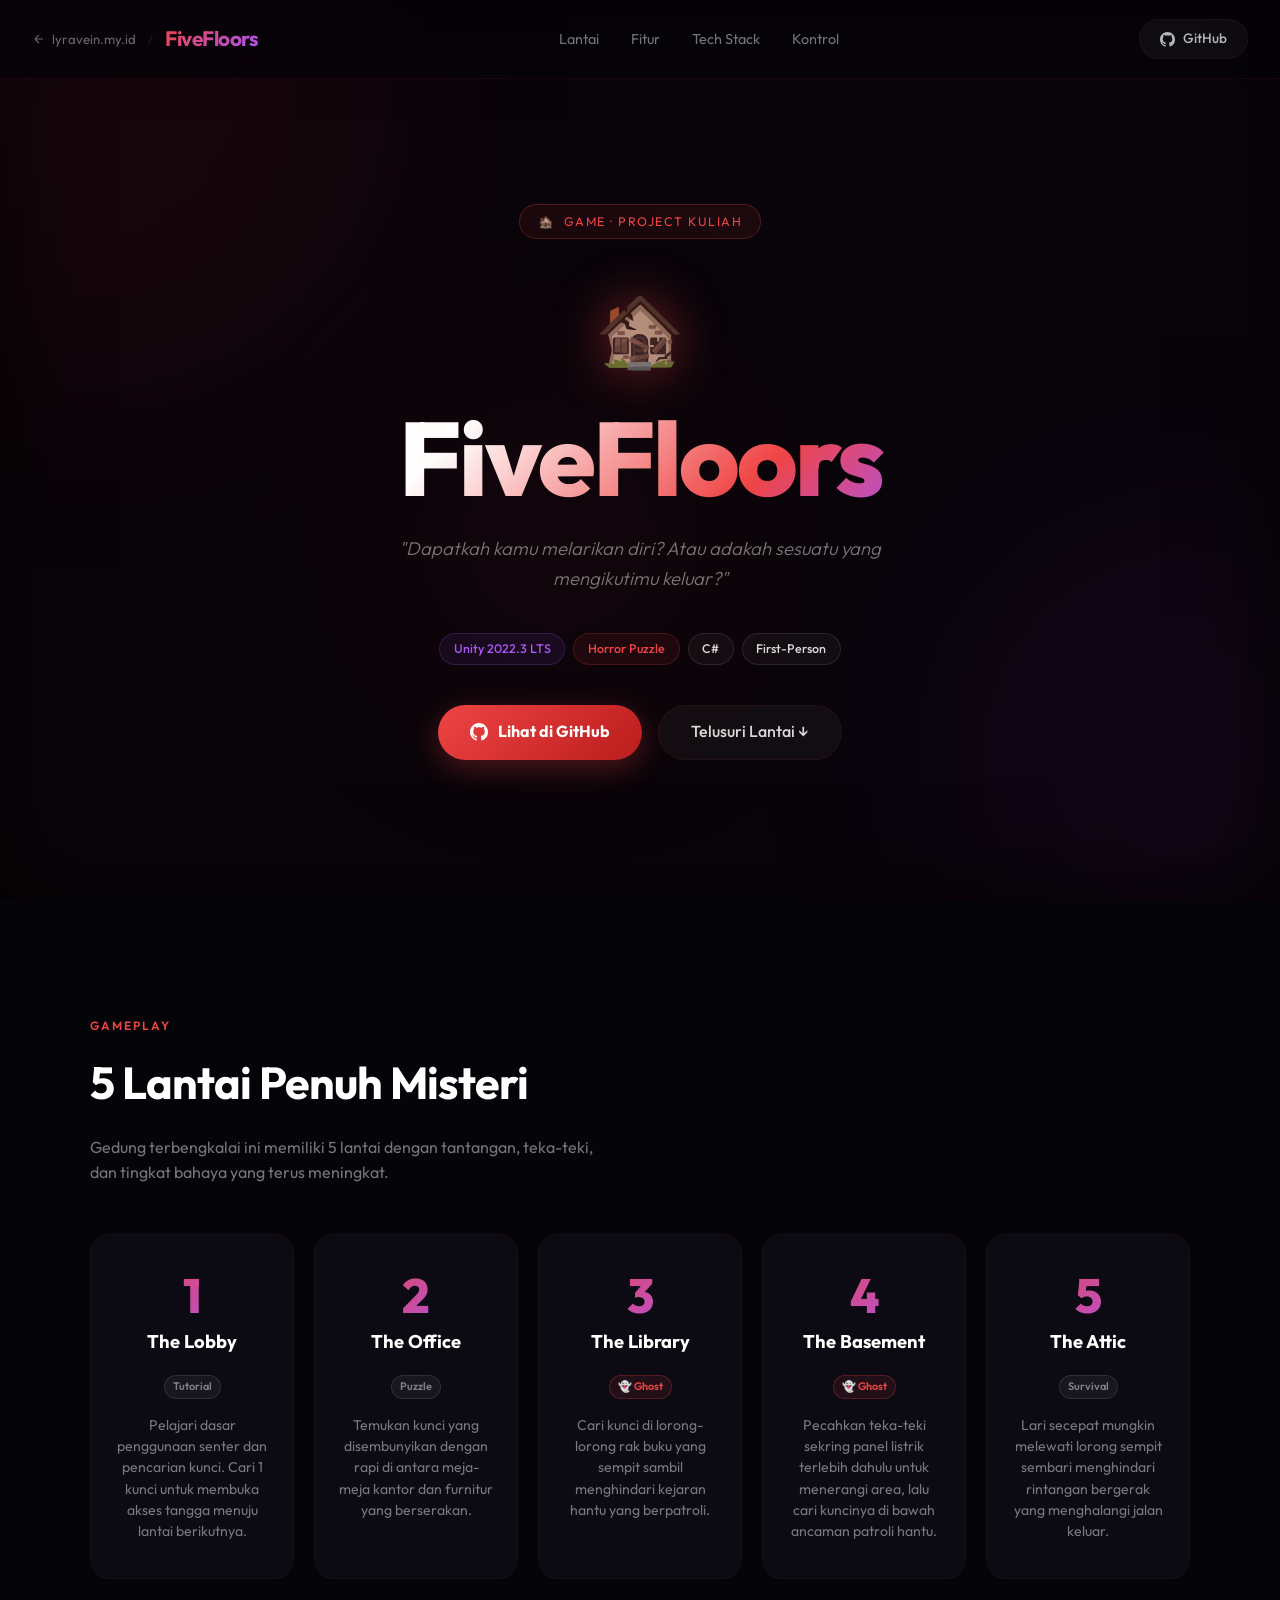
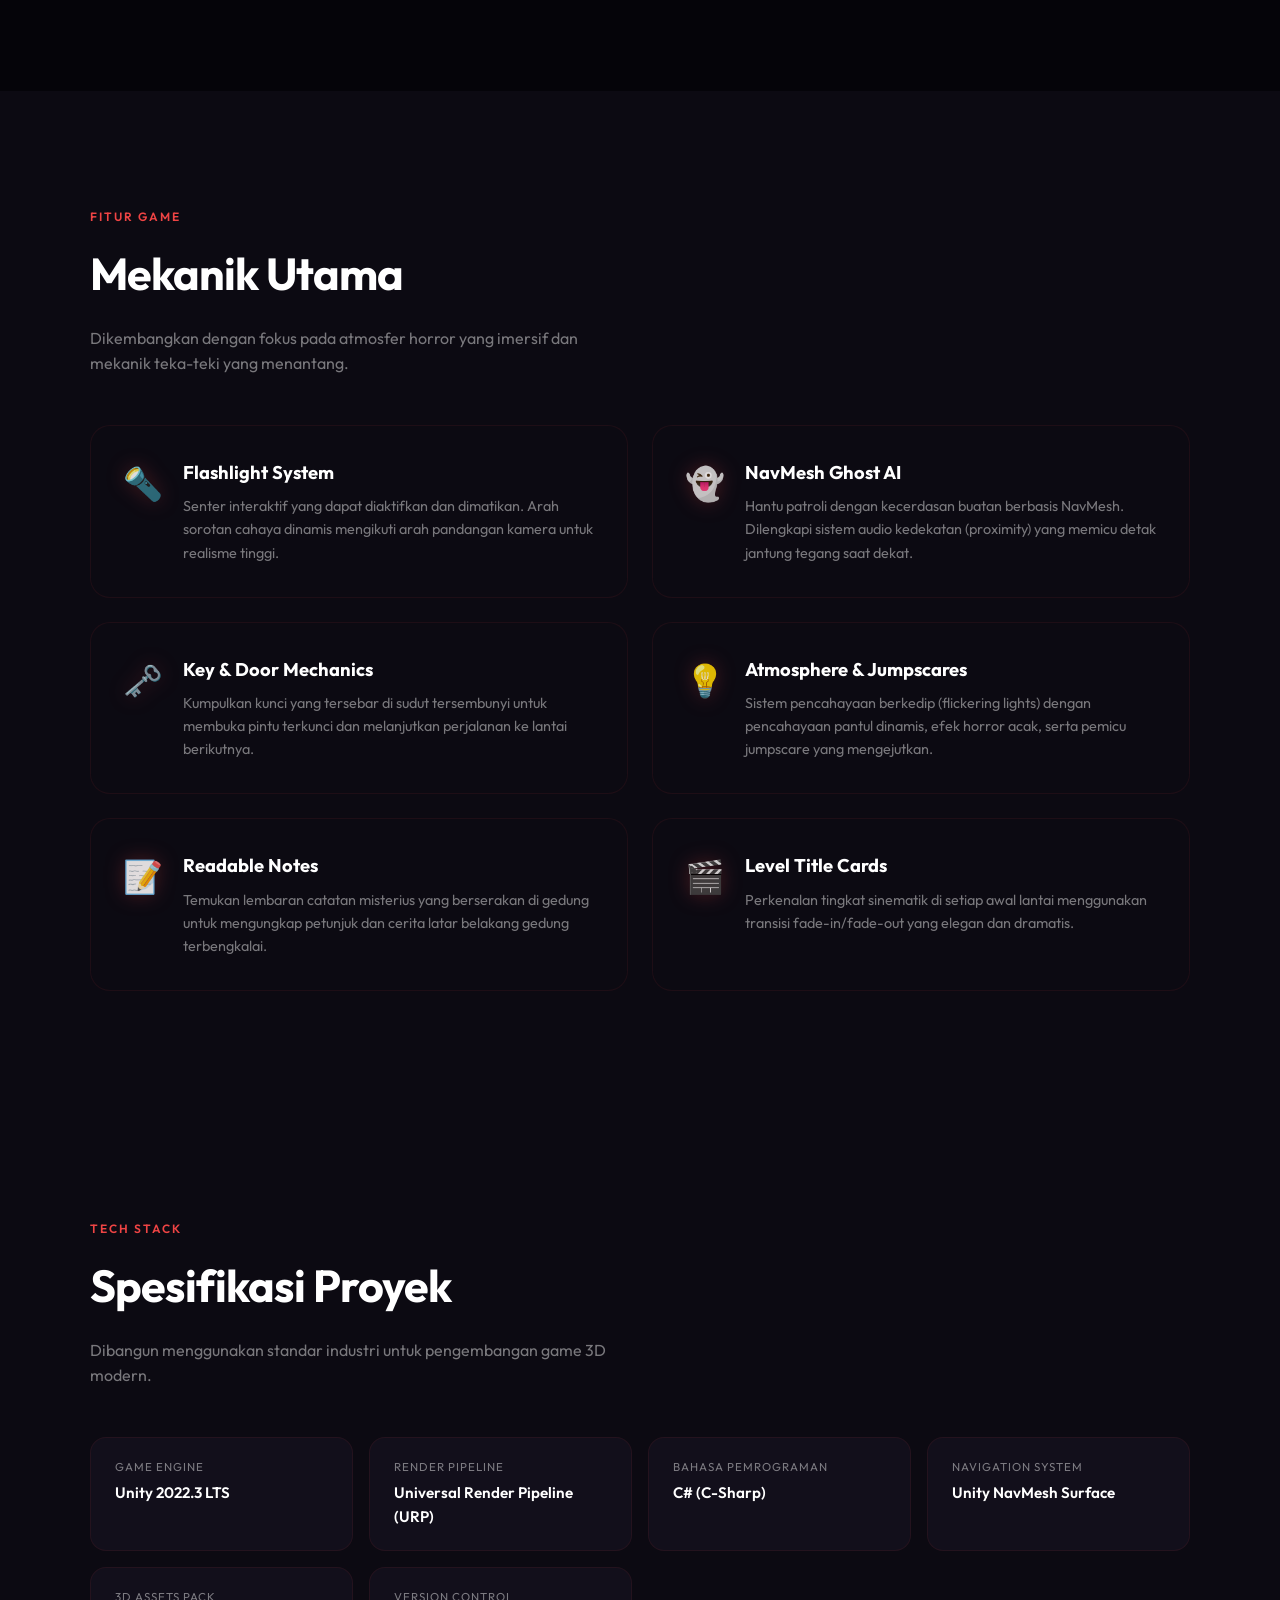
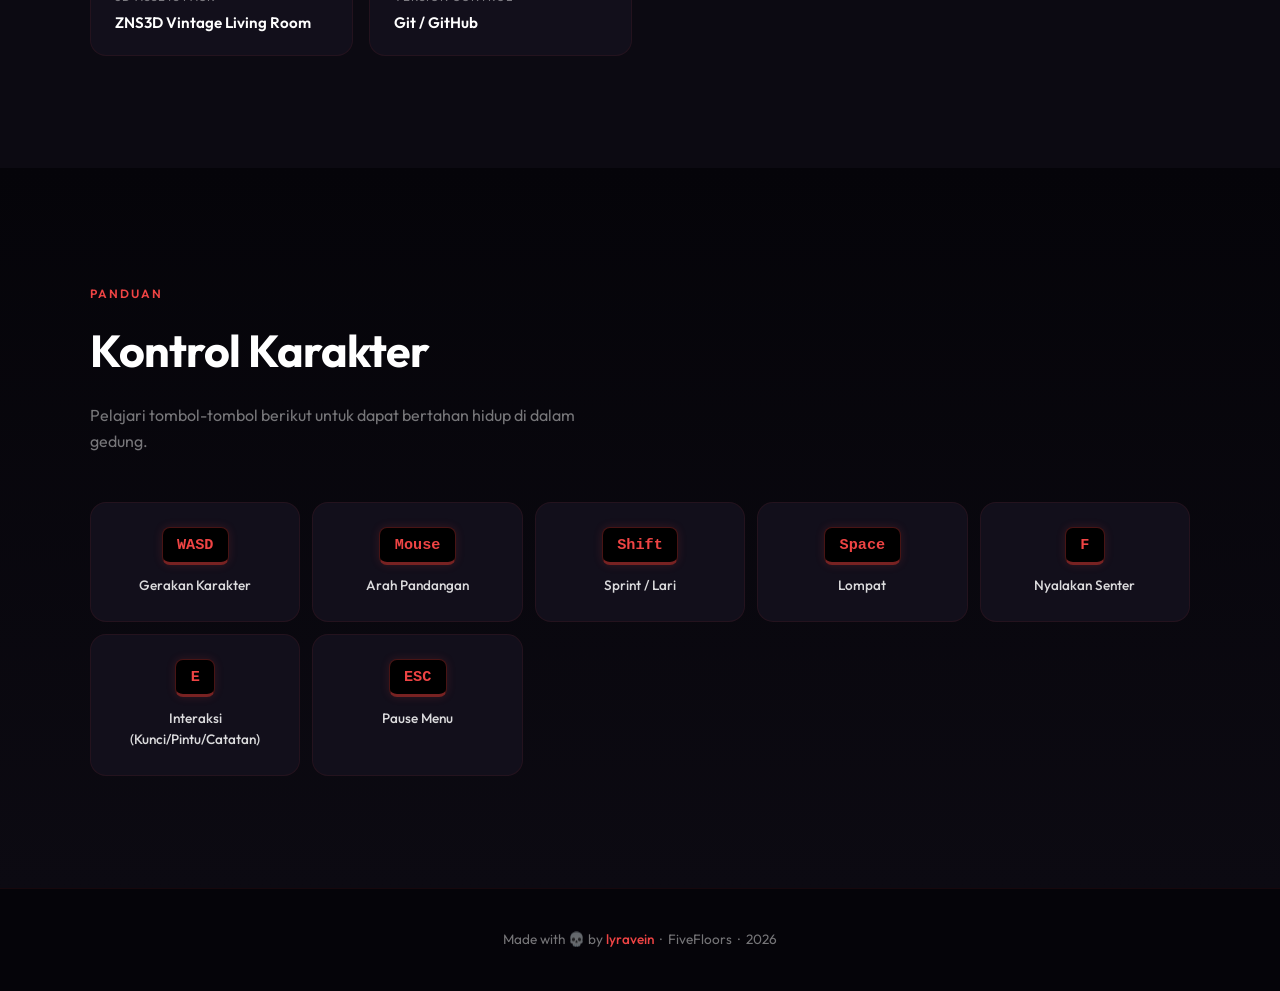
<file: fivefloors/index.html>
<!DOCTYPE html>
<html lang="id">
<head>
    <meta charset="UTF-8">
    <meta name="viewport" content="width=device-width, initial-scale=1.0">
    <link rel="canonical" href="https://lyravein.my.id/fivefloors/">
    <meta property="og:type" content="website">
    <meta property="og:url" content="https://lyravein.my.id/fivefloors/">
    <meta property="og:site_name" content="Lyravein">
    <meta property="og:locale" content="id_ID">
    <meta name="twitter:card" content="summary_large_image">
    <title>FiveFloors · 3D Horror Puzzle Game</title>
    <meta name="description" content="FiveFloors · Game horror teka-teki FPS 3D. Telusuri 5 lantai gedung terbengkalai, pecahkan teka-teki, dan bertahan hidup. Dibangun dengan Unity 2022.3.">
    <meta name="twitter:title" content="FiveFloors · 3D Horror Puzzle Game">
    <meta name="twitter:description" content="Can you escape? Or will something follow you out? Game horror teka-teki 3D FPS di mana setiap lantai memiliki tantangannya sendiri.">
    <meta property="og:title" content="FiveFloors · 3D Horror Puzzle Game">
    <meta property="og:description" content="Can you escape? Or will something follow you out? Game horror teka-teki 3D FPS di mana setiap lantai memiliki tantangannya sendiri.">
    <link rel="icon" href="data:image/svg+xml,<svg xmlns='http://www.w3.org/2000/svg' viewBox='0 0 24 24'><path fill='%23ef4444' d='M12 2l3.09 6.26L22 9.27l-5 4.87 1.18 6.88L12 17.77l-6.18 3.25L7 14.14 2 9.27l6.91-1.01L12 2z'/></svg>" />
    <link rel="preconnect" href="https://fonts.googleapis.com">
    <link href="https://fonts.googleapis.com/css2?family=Outfit:wght@300;400;500;600;700;800&display=swap" rel="stylesheet">
    <style>
        *, *::before, *::after { box-sizing: border-box; margin: 0; padding: 0; }

        :root {
            --accent:  #ef4444; /* Ominous crimson red */
            --accent2: #a855f7; /* Dark purple */
            --accent-glow: rgba(239, 68, 68, 0.15);
            --bg:      #050409; /* Deep void black */
            --bg2:     #0c0a12; /* Very dark purple-grey */
            --bg3:     #120f1b; /* Card background */
            --border:  rgba(239, 68, 68, 0.08);
            --border-hover: rgba(239, 68, 68, 0.25);
            --text:    rgba(255,255,255,0.85);
            --muted:   rgba(255,255,255,0.45);
        }

        html { scroll-behavior: smooth; }

        body {
            background: var(--bg);
            font-family: 'Outfit', sans-serif;
            color: var(--text);
            line-height: 1.6;
            overflow-x: hidden;
        }

        ::-webkit-scrollbar { width: 6px; }
        ::-webkit-scrollbar-track { background: var(--bg); }
        ::-webkit-scrollbar-thumb { background: rgba(239, 68, 68, 0.3); border-radius: 3px; }

        /* ── Background Effects ── */
        .bg-orbs {
            position: fixed;
            inset: 0;
            pointer-events: none;
            z-index: 0;
            overflow: hidden;
        }
        .orb {
            position: absolute;
            border-radius: 50%;
            filter: blur(120px);
            opacity: 0.08;
        }
        /* Spooky dynamic floating orbs */
        .orb-1 { width: 600px; height: 600px; background: #b91c1c; top: -200px; left: -200px; animation: orbFloat 16s ease-in-out infinite; }
        .orb-2 { width: 500px; height: 500px; background: #6b21a8; bottom: -100px; right: -150px; animation: orbFloat 12s ease-in-out infinite 3s; }
        .orb-3 { width: 350px; height: 350px; background: #991b1b; top: 40%; left: 30%; animation: orbFloat 18s ease-in-out infinite 1s; }

        @keyframes orbFloat {
            0%, 100% { transform: translate(0, 0) scale(1); }
            33%  { transform: translate(40px, -50px) scale(1.08); }
            66%  { transform: translate(-30px, 30px) scale(0.95); }
        }

        /* ── Flickering Overlay (Horror Vibe) ── */
        .vignette {
            position: fixed;
            inset: 0;
            box-shadow: inset 0 0 100px rgba(0,0,0,0.85);
            pointer-events: none;
            z-index: 2;
        }

        .flicker-overlay {
            position: fixed;
            inset: 0;
            background: rgba(239, 68, 68, 0.015);
            pointer-events: none;
            z-index: 3;
            animation: lightFlicker 8s infinite;
        }

        @keyframes lightFlicker {
            0%, 19.999%, 22%, 62.999%, 64%, 64.999%, 70%, 100% { opacity: 0.2; }
            20%, 21.999%, 63%, 63.999%, 65%, 69.999% { opacity: 0.8; }
        }

        /* ── Nav ── */
        nav {
            position: fixed;
            top: 0; left: 0; right: 0;
            z-index: 100;
            padding: 1.2rem 2rem;
            display: flex;
            align-items: center;
            justify-content: space-between;
            background: rgba(5,4,9,0.7);
            backdrop-filter: blur(20px);
            -webkit-backdrop-filter: blur(20px);
            border-bottom: 1px solid var(--border);
        }

        .nav-left {
            display: flex;
            align-items: center;
            gap: 0.75rem;
        }

        .nav-back {
            display: inline-flex;
            align-items: center;
            gap: 0.4rem;
            color: rgba(255,255,255,0.4);
            font-size: 0.82rem;
            text-decoration: none;
            transition: color 0.2s;
        }
        .nav-back:hover { color: rgba(255,255,255,0.85); }

        .nav-sep { color: rgba(255,255,255,0.1); font-size: 0.8rem; }

        .nav-logo {
            font-size: 1.3rem;
            font-weight: 700;
            background: linear-gradient(135deg, var(--accent), var(--accent2));
            -webkit-background-clip: text;
            -webkit-text-fill-color: transparent;
            background-clip: text;
            text-decoration: none;
            letter-spacing: -0.5px;
        }

        .nav-links {
            display: flex;
            align-items: center;
            gap: 2rem;
            list-style: none;
        }
        .nav-links a {
            color: var(--muted);
            text-decoration: none;
            font-size: 0.9rem;
            transition: color 0.2s;
        }
        .nav-links a:hover { color: var(--text); }

        .btn-github-nav {
            display: inline-flex;
            align-items: center;
            gap: 0.5rem;
            padding: 0.5rem 1.25rem;
            background: rgba(255,255,255,0.04);
            border: 1px solid var(--border);
            border-radius: 999px;
            color: rgba(255,255,255,0.7);
            font-size: 0.85rem;
            font-weight: 500;
            text-decoration: none;
            transition: all 0.2s;
        }
        .btn-github-nav:hover {
            background: rgba(239,68,68,0.06);
            border-color: rgba(239,68,68,0.3);
            color: var(--accent);
            box-shadow: 0 0 15px rgba(239,68,68,0.25);
        }

        /* ── Hero ── */
        .hero {
            min-height: 100vh;
            display: flex;
            align-items: center;
            justify-content: center;
            text-align: center;
            padding: 9rem 2rem 5rem;
            position: relative;
            z-index: 1;
        }

        .hero-inner { max-width: 820px; }

        .hero-badge {
            display: inline-flex;
            align-items: center;
            gap: 0.5rem;
            background: rgba(239,68,68,0.08);
            border: 1px solid rgba(239,68,68,0.25);
            border-radius: 999px;
            padding: 0.4rem 1.1rem;
            font-size: 0.78rem;
            color: var(--accent);
            letter-spacing: 1.5px;
            text-transform: uppercase;
            margin-bottom: 2rem;
            animation: fadeUp 0.6s ease both;
        }

        .hero-icon {
            font-size: 4.5rem;
            margin-bottom: 1.25rem;
            display: block;
            animation: fadeUp 0.6s ease 0.1s both;
            filter: drop-shadow(0 0 25px rgba(239,68,68,0.5));
            animation: hoverFloat 4s ease-in-out infinite;
        }

        @keyframes hoverFloat {
            0%, 100% { transform: translateY(0); }
            50% { transform: translateY(-10px); }
        }

        .hero-title {
            font-size: clamp(3.5rem, 12vw, 6.5rem);
            font-weight: 800;
            letter-spacing: -3px;
            line-height: 1;
            background: linear-gradient(135deg, #fff 20%, var(--accent) 70%, var(--accent2));
            -webkit-background-clip: text;
            -webkit-text-fill-color: transparent;
            background-clip: text;
            margin-bottom: 1.5rem;
            animation: fadeUp 0.6s ease 0.2s both;
        }

        .hero-sub {
            font-size: 1.15rem;
            color: var(--muted);
            font-weight: 300;
            max-width: 580px;
            margin: 0 auto 2.5rem;
            animation: fadeUp 0.6s ease 0.3s both;
            font-style: italic;
        }

        .hero-tags {
            display: flex;
            gap: 0.5rem;
            justify-content: center;
            flex-wrap: wrap;
            margin-bottom: 2.5rem;
            animation: fadeUp 0.6s ease 0.35s both;
        }

        .tag {
            padding: 0.3rem 0.85rem;
            border-radius: 999px;
            font-size: 0.78rem;
            font-weight: 500;
            border: 1px solid;
        }
        .tag-unity  { background: rgba(168,85,247,0.08); border-color: rgba(168,85,247,0.2); color: var(--accent2); }
        .tag-horror { background: rgba(239,68,68,0.08);  border-color: rgba(239,68,68,0.2);  color: var(--accent); }
        .tag-csharp { background: rgba(255,255,255,0.04); border-color: rgba(255,255,255,0.1); color: var(--text); }

        .hero-actions {
            display: flex;
            gap: 1rem;
            justify-content: center;
            flex-wrap: wrap;
            animation: fadeUp 0.6s ease 0.4s both;
        }

        .btn-primary {
            display: inline-flex;
            align-items: center;
            gap: 0.6rem;
            padding: 0.85rem 2rem;
            background: linear-gradient(135deg, var(--accent), #b91c1c);
            border: none;
            border-radius: 999px;
            color: #fff;
            font-size: 1rem;
            font-weight: 700;
            cursor: pointer;
            text-decoration: none;
            transition: all 0.3s ease;
            box-shadow: 0 8px 30px rgba(239,68,68,0.3);
        }
        .btn-primary:hover {
            transform: translateY(-3px);
            box-shadow: 0 14px 40px rgba(239,68,68,0.5);
            background: linear-gradient(135deg, #ff4d4d, #d11a1a);
        }

        .btn-secondary {
            display: inline-flex;
            align-items: center;
            gap: 0.5rem;
            padding: 0.85rem 2rem;
            background: rgba(255,255,255,0.04);
            border: 1px solid var(--border);
            border-radius: 999px;
            color: var(--text);
            font-size: 1rem;
            font-weight: 500;
            cursor: pointer;
            text-decoration: none;
            transition: all 0.3s ease;
        }
        .btn-secondary:hover {
            background: rgba(239,68,68,0.04);
            border-color: rgba(239,68,68,0.25);
            transform: translateY(-2px);
        }

        /* ── Sections ── */
        section {
            position: relative;
            z-index: 1;
            padding: 7rem 2rem;
        }

        .section-inner { max-width: 1100px; margin: 0 auto; }

        .section-label {
            display: inline-block;
            font-size: 0.75rem;
            font-weight: 600;
            letter-spacing: 2px;
            text-transform: uppercase;
            color: var(--accent);
            margin-bottom: 0.75rem;
        }

        .section-title {
            font-size: clamp(1.8rem, 4vw, 2.8rem);
            font-weight: 700;
            letter-spacing: -1px;
            margin-bottom: 1rem;
            color: #fff;
        }

        .section-desc {
            color: var(--muted);
            max-width: 520px;
            font-size: 1rem;
            margin-bottom: 3rem;
        }

        /* ── Elevator Floors Grid ── */
        .floors-grid {
            display: grid;
            grid-template-columns: repeat(5, 1fr);
            gap: 1.25rem;
        }

        @media (max-width: 1024px) {
            .floors-grid { grid-template-columns: repeat(3, 1fr); }
        }
        @media (max-width: 768px) {
            .floors-grid { grid-template-columns: repeat(2, 1fr); }
        }
        @media (max-width: 480px) {
            .floors-grid { grid-template-columns: 1fr; }
        }

        .floor-card {
            background: var(--bg2);
            border: 1px solid var(--border);
            border-radius: 1.25rem;
            padding: 2.25rem 1.5rem;
            text-align: center;
            position: relative;
            overflow: hidden;
            transition: all 0.3s cubic-bezier(0.16, 1, 0.3, 1);
            cursor: default;
        }

        .floor-card::before {
            content: '';
            position: absolute;
            inset: 0;
            background: linear-gradient(180deg, transparent 50%, var(--accent-glow));
            opacity: 0;
            transition: opacity 0.3s;
        }

        .floor-card:hover {
            transform: translateY(-6px);
            border-color: var(--border-hover);
            box-shadow: 0 12px 30px rgba(239, 68, 68, 0.1);
        }

        .floor-card:hover::before {
            opacity: 1;
        }

        .floor-number {
            font-size: 3rem;
            font-weight: 800;
            background: linear-gradient(135deg, var(--accent), var(--accent2));
            -webkit-background-clip: text;
            -webkit-text-fill-color: transparent;
            background-clip: text;
            line-height: 1;
            margin-bottom: 0.5rem;
            transition: transform 0.3s;
        }
        .floor-card:hover .floor-number {
            transform: scale(1.1);
        }

        .floor-title {
            font-size: 1.15rem;
            font-weight: 700;
            color: #fff;
            margin-bottom: 1rem;
        }

        .floor-badge {
            display: inline-block;
            font-size: 0.68rem;
            font-weight: 600;
            padding: 0.15rem 0.5rem;
            border-radius: 999px;
            margin-bottom: 1rem;
            background: rgba(255,255,255,0.05);
            border: 1px solid rgba(255,255,255,0.1);
            color: var(--muted);
        }

        .floor-badge.has-enemy {
            background: rgba(239, 68, 68, 0.1);
            border-color: rgba(239, 68, 68, 0.25);
            color: var(--accent);
            animation: pulse-border 2s infinite;
        }

        @keyframes pulse-border {
            0%, 100% { border-color: rgba(239, 68, 68, 0.25); }
            50% { border-color: rgba(239, 68, 68, 0.6); }
        }

        .floor-desc {
            font-size: 0.88rem;
            color: var(--muted);
            line-height: 1.5;
            position: relative;
            z-index: 1;
        }

        /* ── Feature List ── */
        .features-grid {
            display: grid;
            grid-template-columns: repeat(2, 1fr);
            gap: 1.5rem;
        }
        @media (max-width: 768px) {
            .features-grid { grid-template-columns: 1fr; }
        }

        .feature-card {
            background: var(--bg2);
            border: 1px solid var(--border);
            border-radius: 1.25rem;
            padding: 2rem;
            display: flex;
            gap: 1.25rem;
            transition: all 0.3s;
        }
        .feature-card:hover {
            border-color: var(--border-hover);
            transform: translateX(4px);
        }

        .feature-icon {
            font-size: 2rem;
            flex-shrink: 0;
            filter: drop-shadow(0 0 10px rgba(239,68,68,0.3));
        }

        .feature-title {
            font-size: 1.15rem;
            font-weight: 700;
            color: #fff;
            margin-bottom: 0.5rem;
        }
        .feature-desc {
            font-size: 0.9rem;
            color: var(--muted);
            line-height: 1.6;
        }

        /* ── Tech Grid ── */
        .tech-section { background: var(--bg2); }

        .tech-grid {
            display: grid;
            grid-template-columns: repeat(auto-fill, minmax(220px, 1fr));
            gap: 1rem;
        }

        .tech-card {
            background: var(--bg3);
            border: 1px solid var(--border);
            border-radius: 1rem;
            padding: 1.25rem 1.5rem;
            transition: all 0.2s;
        }
        .tech-card:hover {
            border-color: var(--border-hover);
            background: rgba(239,68,68,0.02);
            transform: translateY(-2px);
        }

        .tech-label { font-size: 0.72rem; color: var(--muted); margin-bottom: 0.3rem; text-transform: uppercase; letter-spacing: 1px; }
        .tech-value { font-size: 0.95rem; font-weight: 600; color: #fff; }

        /* ── Controls ── */
        .controls-section {
            background: linear-gradient(180deg, var(--bg) 0%, var(--bg2) 100%);
        }

        .controls-grid {
            display: grid;
            grid-template-columns: repeat(auto-fill, minmax(180px, 1fr));
            gap: 0.75rem;
        }

        .control-card {
            background: var(--bg3);
            border: 1px solid var(--border);
            border-radius: 1rem;
            padding: 1.5rem 1.25rem;
            text-align: center;
            transition: all 0.2s;
        }
        .control-card:hover {
            border-color: var(--border-hover);
            box-shadow: 0 0 15px rgba(239,68,68,0.1);
        }

        .control-key {
            display: inline-block;
            background: #000;
            border: 1px solid rgba(239,68,68,0.3);
            border-bottom: 3px solid rgba(239,68,68,0.5);
            border-radius: 8px;
            padding: 0.3rem 0.9rem;
            font-size: 0.95rem;
            font-weight: 700;
            color: var(--accent);
            font-family: 'Courier New', monospace;
            margin-bottom: 0.65rem;
            box-shadow: 0 0 10px rgba(239,68,68,0.15);
        }

        .control-desc { font-size: 0.85rem; color: var(--text); font-weight: 500; }

        /* ── Footer ── */
        footer {
            border-top: 1px solid var(--border);
            padding: 2.5rem 2rem;
            text-align: center;
            color: var(--muted);
            font-size: 0.85rem;
            position: relative;
            z-index: 1;
        }
        footer a { color: var(--accent); text-decoration: none; font-weight: 500; transition: color 0.2s; }
        footer a:hover { color: #ff4d4d; }

        /* ── Animations ── */
        @keyframes fadeUp {
            from { opacity: 0; transform: translateY(24px); }
            to   { opacity: 1; transform: translateY(0); }
        }

        .fade-in {
            opacity: 0;
            transform: translateY(24px);
            transition: opacity 0.6s ease, transform 0.6s ease;
        }
        .fade-in.visible {
            opacity: 1;
            transform: translateY(0);
        }

        @media (max-width: 640px) {
            nav { padding: 1rem; }
            .nav-links { display: none; }
            .hero { padding: 7rem 1.25rem 3rem; }
            section { padding: 4.5rem 1.25rem; }
        }
    </style>
</head>
<body>

<div class="vignette"></div>
<div class="flicker-overlay"></div>

<div class="bg-orbs">
    <div class="orb orb-1"></div>
    <div class="orb orb-2"></div>
    <div class="orb orb-3"></div>
</div>

<!-- Nav -->
<nav id="navbar">
    <div class="nav-left">
        <a href="/" class="nav-back">
            <svg width="14" height="14" fill="none" stroke="currentColor" stroke-width="2" viewBox="0 0 24 24"><path d="M19 12H5M5 12l7-7M5 12l7 7"/></svg>
            lyravein.my.id
        </a>
        <span class="nav-sep">/</span>
        <a href="/fivefloors" class="nav-logo">FiveFloors</a>
    </div>
    <ul class="nav-links">
        <li><a href="#floors">Lantai</a></li>
        <li><a href="#features">Fitur</a></li>
        <li><a href="#tech">Tech Stack</a></li>
        <li><a href="#controls">Kontrol</a></li>
    </ul>
    <a href="https://github.com/Lyravein/FiveFloors" target="_blank" class="btn-github-nav" id="nav-github">
        <svg width="15" height="15" fill="currentColor" viewBox="0 0 16 16"><path d="M8 0C3.58 0 0 3.58 0 8c0 3.54 2.29 6.53 5.47 7.59.4.07.55-.17.55-.38 0-.19-.01-.82-.01-1.49-2.01.37-2.53-.49-2.69-.94-.09-.23-.48-.94-.82-1.13-.28-.15-.68-.52-.01-.53.63-.01 1.08.58 1.23.82.72 1.21 1.87.87 2.33.66.07-.52.28-.87.51-1.07-1.78-.2-3.64-.89-3.64-3.95 0-.87.31-1.59.82-2.15-.08-.2-.36-1.02.08-2.12 0 0 .67-.21 2.2.82.64-.18 1.32-.27 2-.27s1.36.09 2 .27c1.53-1.04 2.2-.82 2.2-.82.44 1.1.16 1.92.08 2.12.51.56.82 1.27.82 2.15 0 3.07-1.87 3.75-3.65 3.95.29.25.54.73.54 1.48 0 1.07-.01 1.93-.01 2.2 0 .21.15.46.55.38A8.01 8.01 0 0 0 16 8c0-4.42-3.58-8-8-8"/></svg>
        GitHub
    </a>
</nav>

<!-- Hero -->
<section class="hero">
    <div class="hero-inner">
        <div class="hero-badge">
            <span>🏚️</span> Game · Project Kuliah
        </div>
        <span class="hero-icon">🏚️</span>
        <h1 class="hero-title">FiveFloors</h1>
        <p class="hero-sub">"Dapatkah kamu melarikan diri? Atau adakah sesuatu yang mengikutimu keluar?"</p>
        <div class="hero-tags">
            <span class="tag tag-unity">Unity 2022.3 LTS</span>
            <span class="tag tag-horror">Horror Puzzle</span>
            <span class="tag tag-csharp">C#</span>
            <span class="tag tag-csharp">First-Person</span>
        </div>
        <div class="hero-actions">
            <a href="https://github.com/Lyravein/FiveFloors" target="_blank" class="btn-primary" id="hero-github">
                <svg width="18" height="18" fill="currentColor" viewBox="0 0 16 16"><path d="M8 0C3.58 0 0 3.58 0 8c0 3.54 2.29 6.53 5.47 7.59.4.07.55-.17.55-.38 0-.19-.01-.82-.01-1.49-2.01.37-2.53-.49-2.69-.94-.09-.23-.48-.94-.82-1.13-.28-.15-.68-.52-.01-.53.63-.01 1.08.58 1.23.82.72 1.21 1.87.87 2.33.66.07-.52.28-.87.51-1.07-1.78-.2-3.64-.89-3.64-3.95 0-.87.31-1.59.82-2.15-.08-.2-.36-1.02.08-2.12 0 0 .67-.21 2.2.82.64-.18 1.32-.27 2-.27s1.36.09 2 .27c1.53-1.04 2.2-.82 2.2-.82.44 1.1.16 1.92.08 2.12.51.56.82 1.27.82 2.15 0 3.07-1.87 3.75-3.65 3.95.29.25.54.73.54 1.48 0 1.07-.01 1.93-.01 2.2 0 .21.15.46.55.38A8.01 8.01 0 0 0 16 8c0-4.42-3.58-8-8-8"/></svg>
                Lihat di GitHub
            </a>
            <a href="#floors" class="btn-secondary">Telusuri Lantai ↓</a>
        </div>
    </div>
</section>

<!-- Floors Section -->
<section id="floors">
    <div class="section-inner">
        <div class="fade-in">
            <span class="section-label">Gameplay</span>
            <h2 class="section-title">5 Lantai Penuh Misteri</h2>
            <p class="section-desc">Gedung terbengkalai ini memiliki 5 lantai dengan tantangan, teka-teki, dan tingkat bahaya yang terus meningkat.</p>
        </div>

        <div class="floors-grid">
            <!-- Floor 1 -->
            <div class="floor-card fade-in">
                <div class="floor-number">1</div>
                <div class="floor-title">The Lobby</div>
                <div class="floor-badge">Tutorial</div>
                <p class="floor-desc">Pelajari dasar penggunaan senter dan pencarian kunci. Cari 1 kunci untuk membuka akses tangga menuju lantai berikutnya.</p>
            </div>
            <!-- Floor 2 -->
            <div class="floor-card fade-in">
                <div class="floor-number">2</div>
                <div class="floor-title">The Office</div>
                <div class="floor-badge">Puzzle</div>
                <p class="floor-desc">Temukan kunci yang disembunyikan dengan rapi di antara meja-meja kantor dan furnitur yang berserakan.</p>
            </div>
            <!-- Floor 3 -->
            <div class="floor-card fade-in">
                <div class="floor-number">3</div>
                <div class="floor-title">The Library</div>
                <div class="floor-badge has-enemy">👻 Ghost</div>
                <p class="floor-desc">Cari kunci di lorong-lorong rak buku yang sempit sambil menghindari kejaran hantu yang berpatroli.</p>
            </div>
            <!-- Floor 4 -->
            <div class="floor-card fade-in">
                <div class="floor-number">4</div>
                <div class="floor-title">The Basement</div>
                <div class="floor-badge has-enemy">👻 Ghost</div>
                <p class="floor-desc">Pecahkan teka-teki sekring panel listrik terlebih dahulu untuk menerangi area, lalu cari kuncinya di bawah ancaman patroli hantu.</p>
            </div>
            <!-- Floor 5 -->
            <div class="floor-card fade-in">
                <div class="floor-number">5</div>
                <div class="floor-title">The Attic</div>
                <div class="floor-badge">Survival</div>
                <p class="floor-desc">Lari secepat mungkin melewati lorong sempit sembari menghindari rintangan bergerak yang menghalangi jalan keluar.</p>
            </div>
        </div>
    </div>
</section>

<!-- Features Section -->
<section id="features" style="background: var(--bg2);">
    <div class="section-inner">
        <div class="fade-in">
            <span class="section-label">Fitur Game</span>
            <h2 class="section-title">Mekanik Utama</h2>
            <p class="section-desc">Dikembangkan dengan fokus pada atmosfer horror yang imersif dan mekanik teka-teki yang menantang.</p>
        </div>

        <div class="features-grid">
            <!-- Flashlight -->
            <div class="feature-card fade-in">
                <div class="feature-icon">🔦</div>
                <div>
                    <h3 class="feature-title">Flashlight System</h3>
                    <p class="feature-desc">Senter interaktif yang dapat diaktifkan dan dimatikan. Arah sorotan cahaya dinamis mengikuti arah pandangan kamera untuk realisme tinggi.</p>
                </div>
            </div>
            <!-- Ghost AI -->
            <div class="feature-card fade-in">
                <div class="feature-icon">👻</div>
                <div>
                    <h3 class="feature-title">NavMesh Ghost AI</h3>
                    <p class="feature-desc">Hantu patroli dengan kecerdasan buatan berbasis NavMesh. Dilengkapi sistem audio kedekatan (proximity) yang memicu detak jantung tegang saat dekat.</p>
                </div>
            </div>
            <!-- Interaction -->
            <div class="feature-card fade-in">
                <div class="feature-icon">🗝️</div>
                <div>
                    <h3 class="feature-title">Key & Door Mechanics</h3>
                    <p class="feature-desc">Kumpulkan kunci yang tersebar di sudut tersembunyi untuk membuka pintu terkunci dan melanjutkan perjalanan ke lantai berikutnya.</p>
                </div>
            </div>
            <!-- Atmosphere -->
            <div class="feature-card fade-in">
                <div class="feature-icon">💡</div>
                <div>
                    <h3 class="feature-title">Atmosphere & Jumpscares</h3>
                    <p class="feature-desc">Sistem pencahayaan berkedip (flickering lights) dengan pencahayaan pantul dinamis, efek horror acak, serta pemicu jumpscare yang mengejutkan.</p>
                </div>
            </div>
            <!-- Story Notes -->
            <div class="feature-card fade-in">
                <div class="feature-icon">📝</div>
                <div>
                    <h3 class="feature-title">Readable Notes</h3>
                    <p class="feature-desc">Temukan lembaran catatan misterius yang berserakan di gedung untuk mengungkap petunjuk dan cerita latar belakang gedung terbengkalai.</p>
                </div>
            </div>
            <!-- Cinematic -->
            <div class="feature-card fade-in">
                <div class="feature-icon">🎬</div>
                <div>
                    <h3 class="feature-title">Level Title Cards</h3>
                    <p class="feature-desc">Perkenalan tingkat sinematik di setiap awal lantai menggunakan transisi fade-in/fade-out yang elegan dan dramatis.</p>
                </div>
            </div>
        </div>
    </div>
</section>

<!-- Tech Stack Section -->
<section id="tech" class="tech-section">
    <div class="section-inner">
        <div class="fade-in">
            <span class="section-label">Tech Stack</span>
            <h2 class="section-title">Spesifikasi Proyek</h2>
            <p class="section-desc">Dibangun menggunakan standar industri untuk pengembangan game 3D modern.</p>
        </div>

        <div class="tech-grid">
            <div class="tech-card fade-in">
                <div class="tech-label">Game Engine</div>
                <div class="tech-value">Unity 2022.3 LTS</div>
            </div>
            <div class="tech-card fade-in">
                <div class="tech-label">Render Pipeline</div>
                <div class="tech-value">Universal Render Pipeline (URP)</div>
            </div>
            <div class="tech-card fade-in">
                <div class="tech-label">Bahasa Pemrograman</div>
                <div class="tech-value">C# (C-Sharp)</div>
            </div>
            <div class="tech-card fade-in">
                <div class="tech-label">Navigation System</div>
                <div class="tech-value">Unity NavMesh Surface</div>
            </div>
            <div class="tech-card fade-in">
                <div class="tech-label">3D Assets Pack</div>
                <div class="tech-value">ZNS3D Vintage Living Room</div>
            </div>
            <div class="tech-card fade-in">
                <div class="tech-label">Version Control</div>
                <div class="tech-value">Git / GitHub</div>
            </div>
        </div>
    </div>
</section>

<!-- Controls Section -->
<section id="controls" class="controls-section">
    <div class="section-inner">
        <div class="fade-in">
            <span class="section-label">Panduan</span>
            <h2 class="section-title">Kontrol Karakter</h2>
            <p class="section-desc">Pelajari tombol-tombol berikut untuk dapat bertahan hidup di dalam gedung.</p>
        </div>

        <div class="controls-grid">
            <div class="control-card fade-in">
                <div class="control-key">WASD</div>
                <div class="control-desc">Gerakan Karakter</div>
            </div>
            <div class="control-card fade-in">
                <div class="control-key">Mouse</div>
                <div class="control-desc">Arah Pandangan</div>
            </div>
            <div class="control-card fade-in">
                <div class="control-key">Shift</div>
                <div class="control-desc">Sprint / Lari</div>
            </div>
            <div class="control-card fade-in">
                <div class="control-key">Space</div>
                <div class="control-desc">Lompat</div>
            </div>
            <div class="control-card fade-in">
                <div class="control-key">F</div>
                <div class="control-desc">Nyalakan Senter</div>
            </div>
            <div class="control-card fade-in">
                <div class="control-key">E</div>
                <div class="control-desc">Interaksi (Kunci/Pintu/Catatan)</div>
            </div>
            <div class="control-card fade-in">
                <div class="control-key">ESC</div>
                <div class="control-desc">Pause Menu</div>
            </div>
        </div>
    </div>
</section>

<!-- Footer -->
<footer>
    <p>Made with 💀 by <a href="/">lyravein</a> &nbsp;·&nbsp; FiveFloors &nbsp;·&nbsp; 2026</p>
</footer>

<script>
    // Scroll animation observer
    const observer = new IntersectionObserver(entries => {
        entries.forEach((entry, i) => {
            if (entry.isIntersecting) {
                setTimeout(() => {
                    entry.target.classList.add('visible');
                }, i * 80);
                observer.unobserve(entry.target);
            }
        });
    }, { threshold: 0.1 });

    document.querySelectorAll('.fade-in').forEach(el => observer.observe(el));

    // Navbar background scroll trigger
    const navbar = document.getElementById('navbar');
    window.addEventListener('scroll', () => {
        if (window.scrollY > 50) {
            navbar.style.background = 'rgba(5,4,9,0.96)';
            navbar.style.borderBottom = '1px solid rgba(239, 68, 68, 0.15)';
        } else {
            navbar.style.background = 'rgba(5,4,9,0.7)';
            navbar.style.borderBottom = '1px solid var(--border)';
        }
    });
</script>
</body>
</html>
</file>
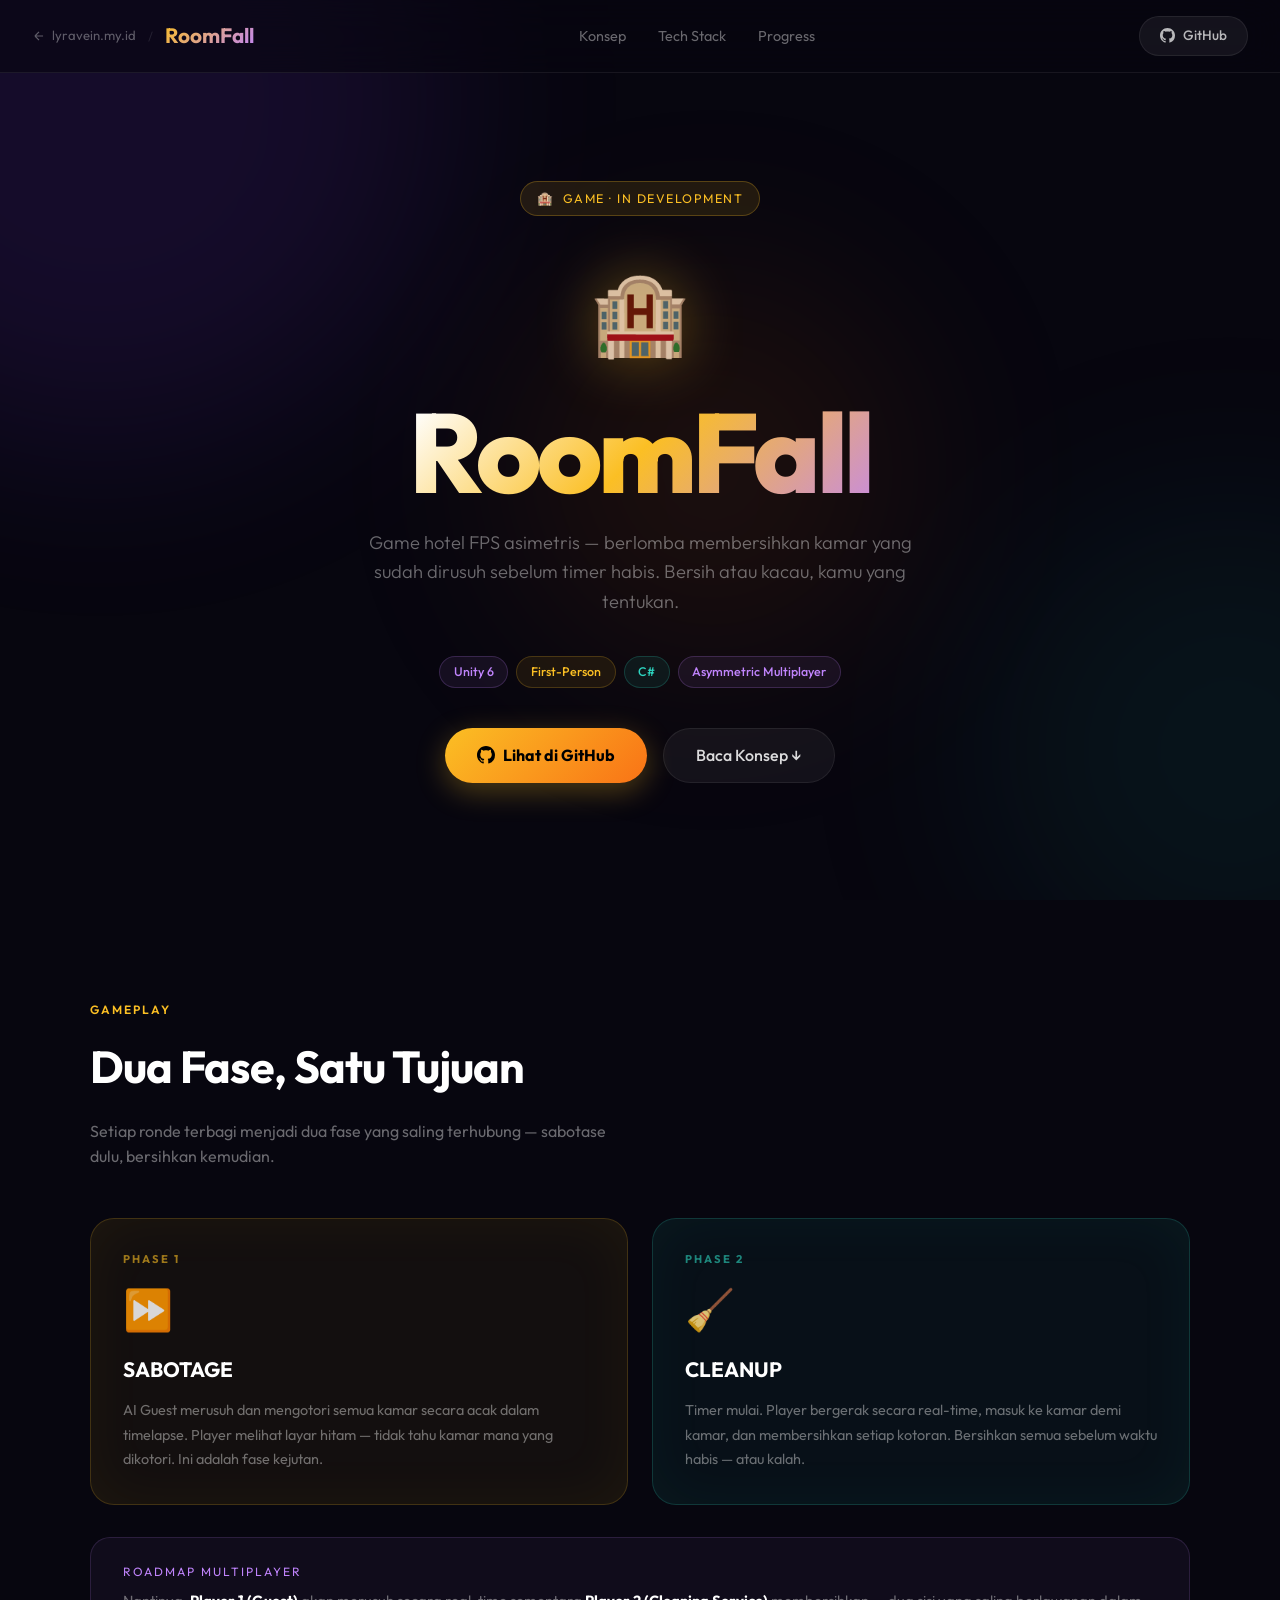
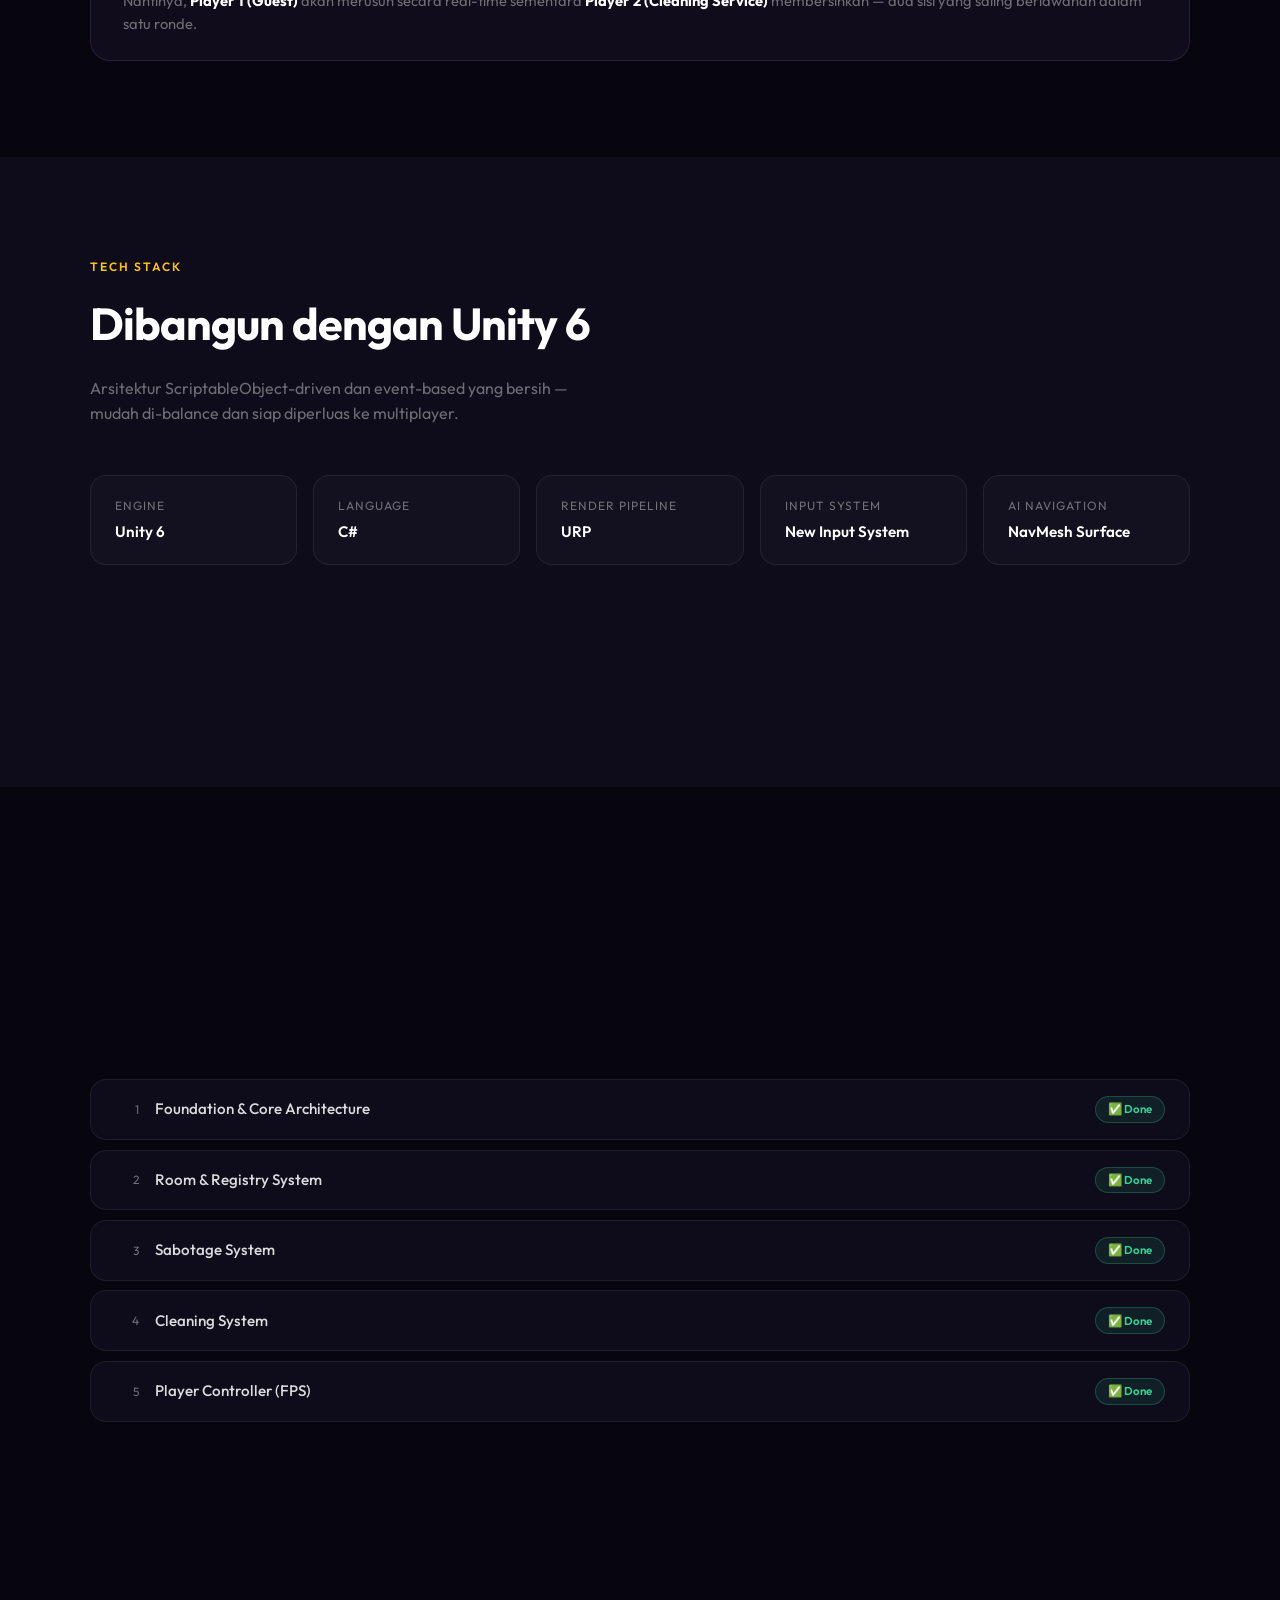
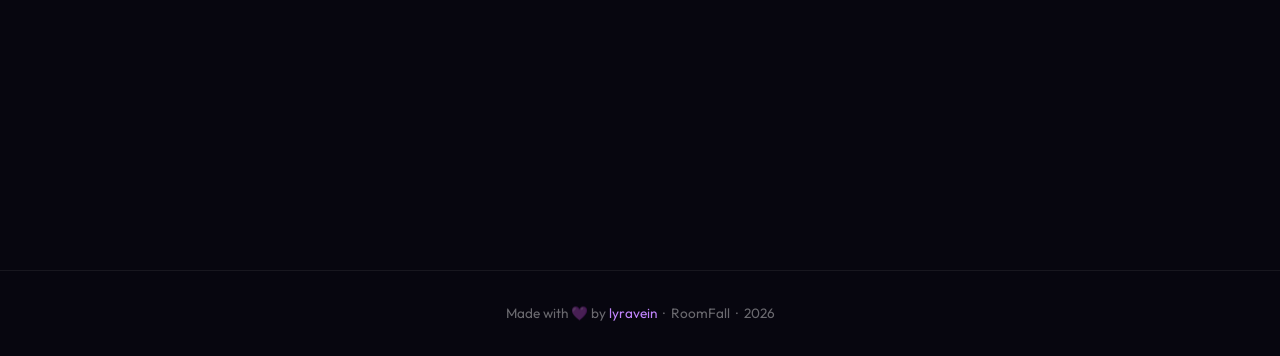
<file: RoomFall/index.html>
<!DOCTYPE html>
<html lang="id">
<head>
    <meta charset="UTF-8">
    <meta name="viewport" content="width=device-width, initial-scale=1.0">
    <title>RoomFall · Hotel Chaos Game</title>
    <meta name="description" content="RoomFall — game hotel FPS asimetris. Berpacu membersihkan kamar sebelum waktu habis. Dibangun dengan Unity 6.">
    <meta property="og:title" content="RoomFall · Hotel Chaos Game">
    <meta property="og:description" content="First-person asymmetric multiplayer game di mana Cleaning Service berlomba melawan waktu.">
    <link rel="icon" href="data:image/svg+xml,<svg xmlns='http://www.w3.org/2000/svg' viewBox='0 0 24 24'><path fill='%23c084fc' d='M12 2l3.09 6.26L22 9.27l-5 4.87 1.18 6.88L12 17.77l-6.18 3.25L7 14.14 2 9.27l6.91-1.01L12 2z'/></svg>" />
    <link rel="preconnect" href="https://fonts.googleapis.com">
    <link href="https://fonts.googleapis.com/css2?family=Outfit:wght@300;400;500;600;700;800&display=swap" rel="stylesheet">
    <style>
        *, *::before, *::after { box-sizing: border-box; margin: 0; padding: 0; }

        :root {
            --accent:  #c084fc;
            --accent2: #818cf8;
            --amber:   #fbbf24;
            --teal:    #2dd4bf;
            --bg:      #07060f;
            --bg2:     #0e0c1a;
            --bg3:     #13111f;
            --border:  rgba(255,255,255,0.07);
            --text:    rgba(255,255,255,0.85);
            --muted:   rgba(255,255,255,0.4);
        }

        html { scroll-behavior: smooth; }

        body {
            background: var(--bg);
            font-family: 'Outfit', sans-serif;
            color: var(--text);
            line-height: 1.6;
            overflow-x: hidden;
        }

        ::-webkit-scrollbar { width: 6px; }
        ::-webkit-scrollbar-track { background: var(--bg); }
        ::-webkit-scrollbar-thumb { background: rgba(192,132,252,0.3); border-radius: 3px; }

        /* ── Background ── */
        .bg-orbs {
            position: fixed;
            inset: 0;
            pointer-events: none;
            z-index: 0;
            overflow: hidden;
        }
        .orb {
            position: absolute;
            border-radius: 50%;
            filter: blur(100px);
            opacity: 0.12;
        }
        .orb-1 { width: 700px; height: 700px; background: #7c3aed; top: -250px; left: -250px; animation: orbFloat 14s ease-in-out infinite; }
        .orb-2 { width: 500px; height: 500px; background: #0f766e; bottom: -100px; right: -200px; animation: orbFloat 11s ease-in-out infinite 4s; }
        .orb-3 { width: 400px; height: 400px; background: #b45309; top: 30%; left: 40%; animation: orbFloat 16s ease-in-out infinite 2s; }

        @keyframes orbFloat {
            0%, 100% { transform: translate(0, 0) scale(1); }
            33%  { transform: translate(30px, -40px) scale(1.05); }
            66%  { transform: translate(-20px, 20px) scale(0.97); }
        }

        /* ── Nav ── */
        nav {
            position: fixed;
            top: 0; left: 0; right: 0;
            z-index: 100;
            padding: 1rem 2rem;
            display: flex;
            align-items: center;
            justify-content: space-between;
            background: rgba(7,6,15,0.6);
            backdrop-filter: blur(20px);
            -webkit-backdrop-filter: blur(20px);
            border-bottom: 1px solid var(--border);
            transition: background 0.3s;
        }

        .nav-left {
            display: flex;
            align-items: center;
            gap: 0.75rem;
        }

        .nav-back {
            display: inline-flex;
            align-items: center;
            gap: 0.4rem;
            color: rgba(255,255,255,0.35);
            font-size: 0.82rem;
            text-decoration: none;
            transition: color 0.2s;
        }
        .nav-back:hover { color: rgba(255,255,255,0.7); }

        .nav-sep { color: rgba(255,255,255,0.1); font-size: 0.8rem; }

        .nav-logo {
            font-size: 1.3rem;
            font-weight: 700;
            background: linear-gradient(135deg, var(--amber), var(--accent));
            -webkit-background-clip: text;
            -webkit-text-fill-color: transparent;
            background-clip: text;
            text-decoration: none;
        }

        .nav-links {
            display: flex;
            align-items: center;
            gap: 2rem;
            list-style: none;
        }
        .nav-links a {
            color: var(--muted);
            text-decoration: none;
            font-size: 0.9rem;
            transition: color 0.2s;
        }
        .nav-links a:hover { color: var(--text); }

        .btn-github-nav {
            display: inline-flex;
            align-items: center;
            gap: 0.5rem;
            padding: 0.5rem 1.25rem;
            background: rgba(255,255,255,0.06);
            border: 1px solid var(--border);
            border-radius: 999px;
            color: rgba(255,255,255,0.7);
            font-size: 0.85rem;
            font-weight: 500;
            text-decoration: none;
            transition: all 0.2s;
            font-family: 'Outfit', sans-serif;
        }
        .btn-github-nav:hover {
            background: rgba(192,132,252,0.08);
            border-color: rgba(192,132,252,0.3);
            color: var(--accent);
        }

        /* ── Hero ── */
        .hero {
            min-height: 100vh;
            display: flex;
            align-items: center;
            justify-content: center;
            text-align: center;
            padding: 9rem 2rem 5rem;
            position: relative;
            z-index: 1;
        }

        .hero-inner { max-width: 820px; }

        .hero-badge {
            display: inline-flex;
            align-items: center;
            gap: 0.5rem;
            background: rgba(251,191,36,0.1);
            border: 1px solid rgba(251,191,36,0.25);
            border-radius: 999px;
            padding: 0.4rem 1rem;
            font-size: 0.78rem;
            color: var(--amber);
            letter-spacing: 1.5px;
            text-transform: uppercase;
            margin-bottom: 2rem;
            animation: fadeUp 0.6s ease both;
        }

        .hero-icon {
            font-size: 5rem;
            margin-bottom: 1.25rem;
            display: block;
            animation: fadeUp 0.6s ease 0.1s both;
            filter: drop-shadow(0 0 30px rgba(251,191,36,0.4));
        }

        .hero-title {
            font-size: clamp(3.5rem, 12vw, 7rem);
            font-weight: 800;
            letter-spacing: -4px;
            line-height: 1;
            background: linear-gradient(135deg, #fff 10%, var(--amber) 50%, var(--accent));
            -webkit-background-clip: text;
            -webkit-text-fill-color: transparent;
            background-clip: text;
            margin-bottom: 1.25rem;
            animation: fadeUp 0.6s ease 0.2s both;
        }

        .hero-sub {
            font-size: 1.15rem;
            color: var(--muted);
            font-weight: 300;
            max-width: 560px;
            margin: 0 auto 2.5rem;
            animation: fadeUp 0.6s ease 0.3s both;
        }

        .hero-tags {
            display: flex;
            gap: 0.5rem;
            justify-content: center;
            flex-wrap: wrap;
            margin-bottom: 2.5rem;
            animation: fadeUp 0.6s ease 0.35s both;
        }

        .tag {
            padding: 0.3rem 0.85rem;
            border-radius: 999px;
            font-size: 0.78rem;
            font-weight: 500;
            border: 1px solid;
        }
        .tag-unity  { background: rgba(192,132,252,0.08); border-color: rgba(192,132,252,0.2); color: var(--accent); }
        .tag-fps    { background: rgba(251,191,36,0.08);  border-color: rgba(251,191,36,0.2);  color: var(--amber); }
        .tag-csharp { background: rgba(45,212,191,0.08);  border-color: rgba(45,212,191,0.2);  color: var(--teal); }

        .hero-actions {
            display: flex;
            gap: 1rem;
            justify-content: center;
            flex-wrap: wrap;
            animation: fadeUp 0.6s ease 0.4s both;
        }

        .btn-primary {
            display: inline-flex;
            align-items: center;
            gap: 0.5rem;
            padding: 0.85rem 2rem;
            background: linear-gradient(135deg, var(--amber), #f97316);
            border: none;
            border-radius: 999px;
            color: #000;
            font-size: 1rem;
            font-weight: 700;
            cursor: pointer;
            text-decoration: none;
            transition: all 0.3s ease;
            font-family: 'Outfit', sans-serif;
            box-shadow: 0 8px 30px rgba(251,191,36,0.3);
        }
        .btn-primary:hover {
            transform: translateY(-3px);
            box-shadow: 0 14px 40px rgba(251,191,36,0.45);
        }

        .btn-secondary {
            display: inline-flex;
            align-items: center;
            gap: 0.5rem;
            padding: 0.85rem 2rem;
            background: rgba(255,255,255,0.05);
            border: 1px solid var(--border);
            border-radius: 999px;
            color: var(--text);
            font-size: 1rem;
            font-weight: 500;
            cursor: pointer;
            text-decoration: none;
            transition: all 0.3s ease;
            font-family: 'Outfit', sans-serif;
        }
        .btn-secondary:hover {
            background: rgba(192,132,252,0.08);
            border-color: rgba(192,132,252,0.3);
            transform: translateY(-2px);
        }

        /* ── Sections ── */
        section {
            position: relative;
            z-index: 1;
            padding: 6rem 2rem;
        }

        .section-inner { max-width: 1100px; margin: 0 auto; }

        .section-label {
            display: inline-block;
            font-size: 0.75rem;
            font-weight: 600;
            letter-spacing: 2px;
            text-transform: uppercase;
            color: var(--amber);
            margin-bottom: 0.75rem;
        }

        .section-title {
            font-size: clamp(1.8rem, 4vw, 2.8rem);
            font-weight: 700;
            letter-spacing: -1px;
            margin-bottom: 1rem;
            color: #fff;
        }

        .section-desc {
            color: var(--muted);
            max-width: 520px;
            font-size: 1rem;
        }

        /* ── Phase Cards ── */
        .phases {
            display: grid;
            grid-template-columns: 1fr 1fr;
            gap: 1.5rem;
            margin-top: 3rem;
        }

        @media (max-width: 640px) { .phases { grid-template-columns: 1fr; } }

        .phase-card {
            border-radius: 1.5rem;
            padding: 2rem;
            border: 1px solid;
            position: relative;
            overflow: hidden;
            transition: transform 0.3s, box-shadow 0.3s;
        }
        .phase-card:hover { transform: translateY(-4px); }

        .phase-1 {
            background: rgba(251,191,36,0.05);
            border-color: rgba(251,191,36,0.2);
            box-shadow: 0 0 60px rgba(251,191,36,0.05) inset;
        }
        .phase-1:hover { box-shadow: 0 20px 50px rgba(251,191,36,0.1), 0 0 60px rgba(251,191,36,0.05) inset; }

        .phase-2 {
            background: rgba(45,212,191,0.05);
            border-color: rgba(45,212,191,0.2);
            box-shadow: 0 0 60px rgba(45,212,191,0.05) inset;
        }
        .phase-2:hover { box-shadow: 0 20px 50px rgba(45,212,191,0.1), 0 0 60px rgba(45,212,191,0.05) inset; }

        .phase-num {
            font-size: 0.7rem;
            font-weight: 700;
            letter-spacing: 2px;
            text-transform: uppercase;
            margin-bottom: 0.5rem;
            opacity: 0.6;
        }
        .phase-1 .phase-num { color: var(--amber); }
        .phase-2 .phase-num { color: var(--teal); }

        .phase-emoji { font-size: 2.5rem; margin-bottom: 0.75rem; display: block; }

        .phase-title {
            font-size: 1.3rem;
            font-weight: 700;
            color: #fff;
            margin-bottom: 0.75rem;
        }

        .phase-desc { color: var(--muted); font-size: 0.9rem; line-height: 1.7; }

        /* ── Tech Grid ── */
        .tech-section { background: var(--bg2); }

        .tech-grid {
            display: grid;
            grid-template-columns: repeat(auto-fill, minmax(200px, 1fr));
            gap: 1rem;
            margin-top: 3rem;
        }

        .tech-card {
            background: var(--bg3);
            border: 1px solid var(--border);
            border-radius: 1rem;
            padding: 1.25rem 1.5rem;
            transition: all 0.2s;
        }
        .tech-card:hover {
            border-color: rgba(192,132,252,0.25);
            background: rgba(192,132,252,0.04);
        }

        .tech-label { font-size: 0.75rem; color: var(--muted); margin-bottom: 0.3rem; text-transform: uppercase; letter-spacing: 1px; }
        .tech-value { font-size: 0.95rem; font-weight: 600; color: #fff; }

        /* ── Milestone ── */
        .milestones {
            margin-top: 3rem;
            display: flex;
            flex-direction: column;
            gap: 0.6rem;
        }

        .milestone-item {
            display: flex;
            align-items: center;
            gap: 1rem;
            padding: 1rem 1.5rem;
            border-radius: 1rem;
            border: 1px solid var(--border);
            background: var(--bg2);
            transition: all 0.2s;
        }
        .milestone-item:hover { border-color: rgba(192,132,252,0.2); background: rgba(192,132,252,0.03); }

        .milestone-num {
            font-size: 0.75rem;
            color: var(--muted);
            width: 1.5rem;
            text-align: right;
            flex-shrink: 0;
        }

        .milestone-name {
            flex: 1;
            font-size: 0.95rem;
            font-weight: 500;
            color: var(--text);
        }

        .badge-done     { padding: 0.2rem 0.75rem; border-radius: 999px; font-size: 0.72rem; font-weight: 600; background: rgba(52,211,153,0.1); border: 1px solid rgba(52,211,153,0.25); color: #34d399; }
        .badge-progress { padding: 0.2rem 0.75rem; border-radius: 999px; font-size: 0.72rem; font-weight: 600; background: rgba(251,191,36,0.1); border: 1px solid rgba(251,191,36,0.25); color: var(--amber); }
        .badge-planned  { padding: 0.2rem 0.75rem; border-radius: 999px; font-size: 0.72rem; font-weight: 600; background: rgba(255,255,255,0.05); border: 1px solid var(--border); color: var(--muted); }

        /* ── Controls ── */
        .controls-grid {
            display: grid;
            grid-template-columns: repeat(auto-fill, minmax(160px, 1fr));
            gap: 0.75rem;
            margin-top: 3rem;
        }

        .control-card {
            background: var(--bg2);
            border: 1px solid var(--border);
            border-radius: 1rem;
            padding: 1.25rem;
            text-align: center;
            transition: all 0.2s;
        }
        .control-card:hover { border-color: rgba(251,191,36,0.25); }

        .control-key {
            display: inline-block;
            background: var(--bg3);
            border: 1px solid rgba(255,255,255,0.12);
            border-bottom: 3px solid rgba(255,255,255,0.08);
            border-radius: 8px;
            padding: 0.3rem 0.8rem;
            font-size: 0.9rem;
            font-weight: 700;
            color: #fff;
            font-family: 'Courier New', monospace;
            margin-bottom: 0.6rem;
        }

        .control-desc { font-size: 0.8rem; color: var(--muted); }

        /* ── Footer ── */
        footer {
            border-top: 1px solid var(--border);
            padding: 2rem;
            text-align: center;
            color: var(--muted);
            font-size: 0.85rem;
            position: relative;
            z-index: 1;
        }
        footer a { color: var(--accent); text-decoration: none; }

        /* ── Animations ── */
        @keyframes fadeUp {
            from { opacity: 0; transform: translateY(20px); }
            to   { opacity: 1; transform: translateY(0); }
        }

        .fade-in {
            opacity: 0;
            transform: translateY(24px);
            transition: opacity 0.6s ease, transform 0.6s ease;
        }
        .fade-in.visible {
            opacity: 1;
            transform: translateY(0);
        }

        /* ── Responsive ── */
        @media (max-width: 640px) {
            nav { padding: 1rem; }
            .nav-links { display: none; }
            .hero { padding: 7rem 1.25rem 3rem; }
            section { padding: 4rem 1.25rem; }
        }
    </style>
</head>
<body>

<div class="bg-orbs">
    <div class="orb orb-1"></div>
    <div class="orb orb-2"></div>
    <div class="orb orb-3"></div>
</div>

<!-- Nav -->
<nav id="navbar">
    <div class="nav-left">
        <a href="/" class="nav-back">
            <svg width="14" height="14" fill="none" stroke="currentColor" stroke-width="2" viewBox="0 0 24 24"><path d="M19 12H5M5 12l7-7M5 12l7 7"/></svg>
            lyravein.my.id
        </a>
        <span class="nav-sep">/</span>
        <a href="/roomfall" class="nav-logo">RoomFall</a>
    </div>
    <ul class="nav-links">
        <li><a href="#concept">Konsep</a></li>
        <li><a href="#tech">Tech Stack</a></li>
        <li><a href="#progress">Progress</a></li>
    </ul>
    <a href="https://github.com/Lyravein" target="_blank" class="btn-github-nav" id="nav-github">
        <svg width="15" height="15" fill="currentColor" viewBox="0 0 16 16"><path d="M8 0C3.58 0 0 3.58 0 8c0 3.54 2.29 6.53 5.47 7.59.4.07.55-.17.55-.38 0-.19-.01-.82-.01-1.49-2.01.37-2.53-.49-2.69-.94-.09-.23-.48-.94-.82-1.13-.28-.15-.68-.52-.01-.53.63-.01 1.08.58 1.23.82.72 1.21 1.87.87 2.33.66.07-.52.28-.87.51-1.07-1.78-.2-3.64-.89-3.64-3.95 0-.87.31-1.59.82-2.15-.08-.2-.36-1.02.08-2.12 0 0 .67-.21 2.2.82.64-.18 1.32-.27 2-.27s1.36.09 2 .27c1.53-1.04 2.2-.82 2.2-.82.44 1.1.16 1.92.08 2.12.51.56.82 1.27.82 2.15 0 3.07-1.87 3.75-3.65 3.95.29.25.54.73.54 1.48 0 1.07-.01 1.93-.01 2.2 0 .21.15.46.55.38A8.01 8.01 0 0 0 16 8c0-4.42-3.58-8-8-8"/></svg>
        GitHub
    </a>
</nav>

<!-- Hero -->
<section class="hero">
    <div class="hero-inner">
        <div class="hero-badge">
            <span>🏨</span> Game · In Development
        </div>
        <span class="hero-icon">🏨</span>
        <h1 class="hero-title">RoomFall</h1>
        <p class="hero-sub">Game hotel FPS asimetris — berlomba membersihkan kamar yang sudah dirusuh sebelum timer habis. Bersih atau kacau, kamu yang tentukan.</p>
        <div class="hero-tags">
            <span class="tag tag-unity">Unity 6</span>
            <span class="tag tag-fps">First-Person</span>
            <span class="tag tag-csharp">C#</span>
            <span class="tag tag-unity">Asymmetric Multiplayer</span>
        </div>
        <div class="hero-actions">
            <a href="https://github.com/Lyravein" target="_blank" class="btn-primary" id="hero-github">
                <svg width="18" height="18" fill="currentColor" viewBox="0 0 16 16"><path d="M8 0C3.58 0 0 3.58 0 8c0 3.54 2.29 6.53 5.47 7.59.4.07.55-.17.55-.38 0-.19-.01-.82-.01-1.49-2.01.37-2.53-.49-2.69-.94-.09-.23-.48-.94-.82-1.13-.28-.15-.68-.52-.01-.53.63-.01 1.08.58 1.23.82.72 1.21 1.87.87 2.33.66.07-.52.28-.87.51-1.07-1.78-.2-3.64-.89-3.64-3.95 0-.87.31-1.59.82-2.15-.08-.2-.36-1.02.08-2.12 0 0 .67-.21 2.2.82.64-.18 1.32-.27 2-.27s1.36.09 2 .27c1.53-1.04 2.2-.82 2.2-.82.44 1.1.16 1.92.08 2.12.51.56.82 1.27.82 2.15 0 3.07-1.87 3.75-3.65 3.95.29.25.54.73.54 1.48 0 1.07-.01 1.93-.01 2.2 0 .21.15.46.55.38A8.01 8.01 0 0 0 16 8c0-4.42-3.58-8-8-8"/></svg>
                Lihat di GitHub
            </a>
            <a href="#concept" class="btn-secondary">Baca Konsep ↓</a>
        </div>
    </div>
</section>

<!-- Game Concept -->
<section id="concept">
    <div class="section-inner">
        <div class="fade-in">
            <span class="section-label">Gameplay</span>
            <h2 class="section-title">Dua Fase, Satu Tujuan</h2>
            <p class="section-desc">Setiap ronde terbagi menjadi dua fase yang saling terhubung — sabotase dulu, bersihkan kemudian.</p>
        </div>

        <div class="phases">
            <div class="phase-card phase-1 fade-in">
                <div class="phase-num">Phase 1</div>
                <span class="phase-emoji">⏩</span>
                <div class="phase-title">SABOTAGE</div>
                <p class="phase-desc">AI Guest merusuh dan mengotori semua kamar secara acak dalam timelapse. Player melihat layar hitam — tidak tahu kamar mana yang dikotori. Ini adalah fase kejutan.</p>
            </div>
            <div class="phase-card phase-2 fade-in">
                <div class="phase-num">Phase 2</div>
                <span class="phase-emoji">🧹</span>
                <div class="phase-title">CLEANUP</div>
                <p class="phase-desc">Timer mulai. Player bergerak secara real-time, masuk ke kamar demi kamar, dan membersihkan setiap kotoran. Bersihkan semua sebelum waktu habis — atau kalah.</p>
            </div>
        </div>

        <div class="fade-in" style="margin-top:2rem; padding:1.5rem 2rem; background:rgba(192,132,252,0.05); border:1px solid rgba(192,132,252,0.15); border-radius:1.25rem;">
            <div style="font-size:0.75rem;letter-spacing:2px;text-transform:uppercase;color:var(--accent);margin-bottom:0.5rem;">Roadmap Multiplayer</div>
            <p style="color:var(--muted);font-size:0.92rem;">Nantinya, <strong style="color:#fff">Player 1 (Guest)</strong> akan merusuh secara real-time sementara <strong style="color:#fff">Player 2 (Cleaning Service)</strong> membersihkan — dua sisi yang saling berlawanan dalam satu ronde.</p>
        </div>
    </div>
</section>

<!-- Tech Stack -->
<section id="tech" class="tech-section">
    <div class="section-inner">
        <div class="fade-in">
            <span class="section-label">Tech Stack</span>
            <h2 class="section-title">Dibangun dengan Unity 6</h2>
            <p class="section-desc">Arsitektur ScriptableObject-driven dan event-based yang bersih — mudah di-balance dan siap diperluas ke multiplayer.</p>
        </div>

        <div class="tech-grid">
            <div class="tech-card fade-in">
                <div class="tech-label">Engine</div>
                <div class="tech-value">Unity 6</div>
            </div>
            <div class="tech-card fade-in">
                <div class="tech-label">Language</div>
                <div class="tech-value">C#</div>
            </div>
            <div class="tech-card fade-in">
                <div class="tech-label">Render Pipeline</div>
                <div class="tech-value">URP</div>
            </div>
            <div class="tech-card fade-in">
                <div class="tech-label">Input System</div>
                <div class="tech-value">New Input System</div>
            </div>
            <div class="tech-card fade-in">
                <div class="tech-label">AI Navigation</div>
                <div class="tech-value">NavMesh Surface</div>
            </div>
            <div class="tech-card fade-in">
                <div class="tech-label">UI</div>
                <div class="tech-value">TextMeshPro</div>
            </div>
            <div class="tech-card fade-in">
                <div class="tech-label">Multiplayer (planned)</div>
                <div class="tech-value">Netcode for GO</div>
            </div>
            <div class="tech-card fade-in">
                <div class="tech-label">Version Control</div>
                <div class="tech-value">Git + GitHub</div>
            </div>
        </div>
    </div>
</section>

<!-- Milestone Progress -->
<section id="progress">
    <div class="section-inner">
        <div class="fade-in">
            <span class="section-label">Progress</span>
            <h2 class="section-title">Milestone Development</h2>
            <p class="section-desc">8 dari 10 milestone selesai — hampir siap untuk single-player release.</p>
        </div>

        <div class="milestones">
            <div class="milestone-item fade-in"><span class="milestone-num">1</span><span class="milestone-name">Foundation & Core Architecture</span><span class="badge-done">✅ Done</span></div>
            <div class="milestone-item fade-in"><span class="milestone-num">2</span><span class="milestone-name">Room & Registry System</span><span class="badge-done">✅ Done</span></div>
            <div class="milestone-item fade-in"><span class="milestone-num">3</span><span class="milestone-name">Sabotage System</span><span class="badge-done">✅ Done</span></div>
            <div class="milestone-item fade-in"><span class="milestone-num">4</span><span class="milestone-name">Cleaning System</span><span class="badge-done">✅ Done</span></div>
            <div class="milestone-item fade-in"><span class="milestone-num">5</span><span class="milestone-name">Player Controller (FPS)</span><span class="badge-done">✅ Done</span></div>
            <div class="milestone-item fade-in"><span class="milestone-num">6</span><span class="milestone-name">Interaction System (Tombol E)</span><span class="badge-done">✅ Done</span></div>
            <div class="milestone-item fade-in"><span class="milestone-num">7</span><span class="milestone-name">HUD & UI Dasar</span><span class="badge-done">✅ Done</span></div>
            <div class="milestone-item fade-in"><span class="milestone-num">8</span><span class="milestone-name">Game Loop (Dua Fase)</span><span class="badge-done">✅ Done</span></div>
            <div class="milestone-item fade-in"><span class="milestone-num">9</span><span class="milestone-name">Level & Polish Single Player</span><span class="badge-progress">🔄 In Progress</span></div>
            <div class="milestone-item fade-in"><span class="milestone-num">10</span><span class="milestone-name">Multiplayer Synchronization (NGO)</span><span class="badge-planned">📝 Planned</span></div>
        </div>
    </div>
</section>



<!-- Footer -->
<footer>
    <p>Made with 💜 by <a href="/">lyravein</a> &nbsp;·&nbsp; RoomFall &nbsp;·&nbsp; 2026</p>
</footer>

<script>
    // Scroll animation
    const observer = new IntersectionObserver(entries => {
        entries.forEach((entry, i) => {
            if (entry.isIntersecting) {
                setTimeout(() => {
                    entry.target.classList.add('visible');
                }, i * 80);
                observer.unobserve(entry.target);
            }
        });
    }, { threshold: 0.1 });

    document.querySelectorAll('.fade-in').forEach(el => observer.observe(el));

    // Navbar scroll effect
    const navbar = document.querySelector('nav');
    window.addEventListener('scroll', () => {
        navbar.style.background = window.scrollY > 50
            ? 'rgba(7,6,15,0.95)'
            : 'rgba(7,6,15,0.6)';
    });
</script>
</body>
</html>
</file>
